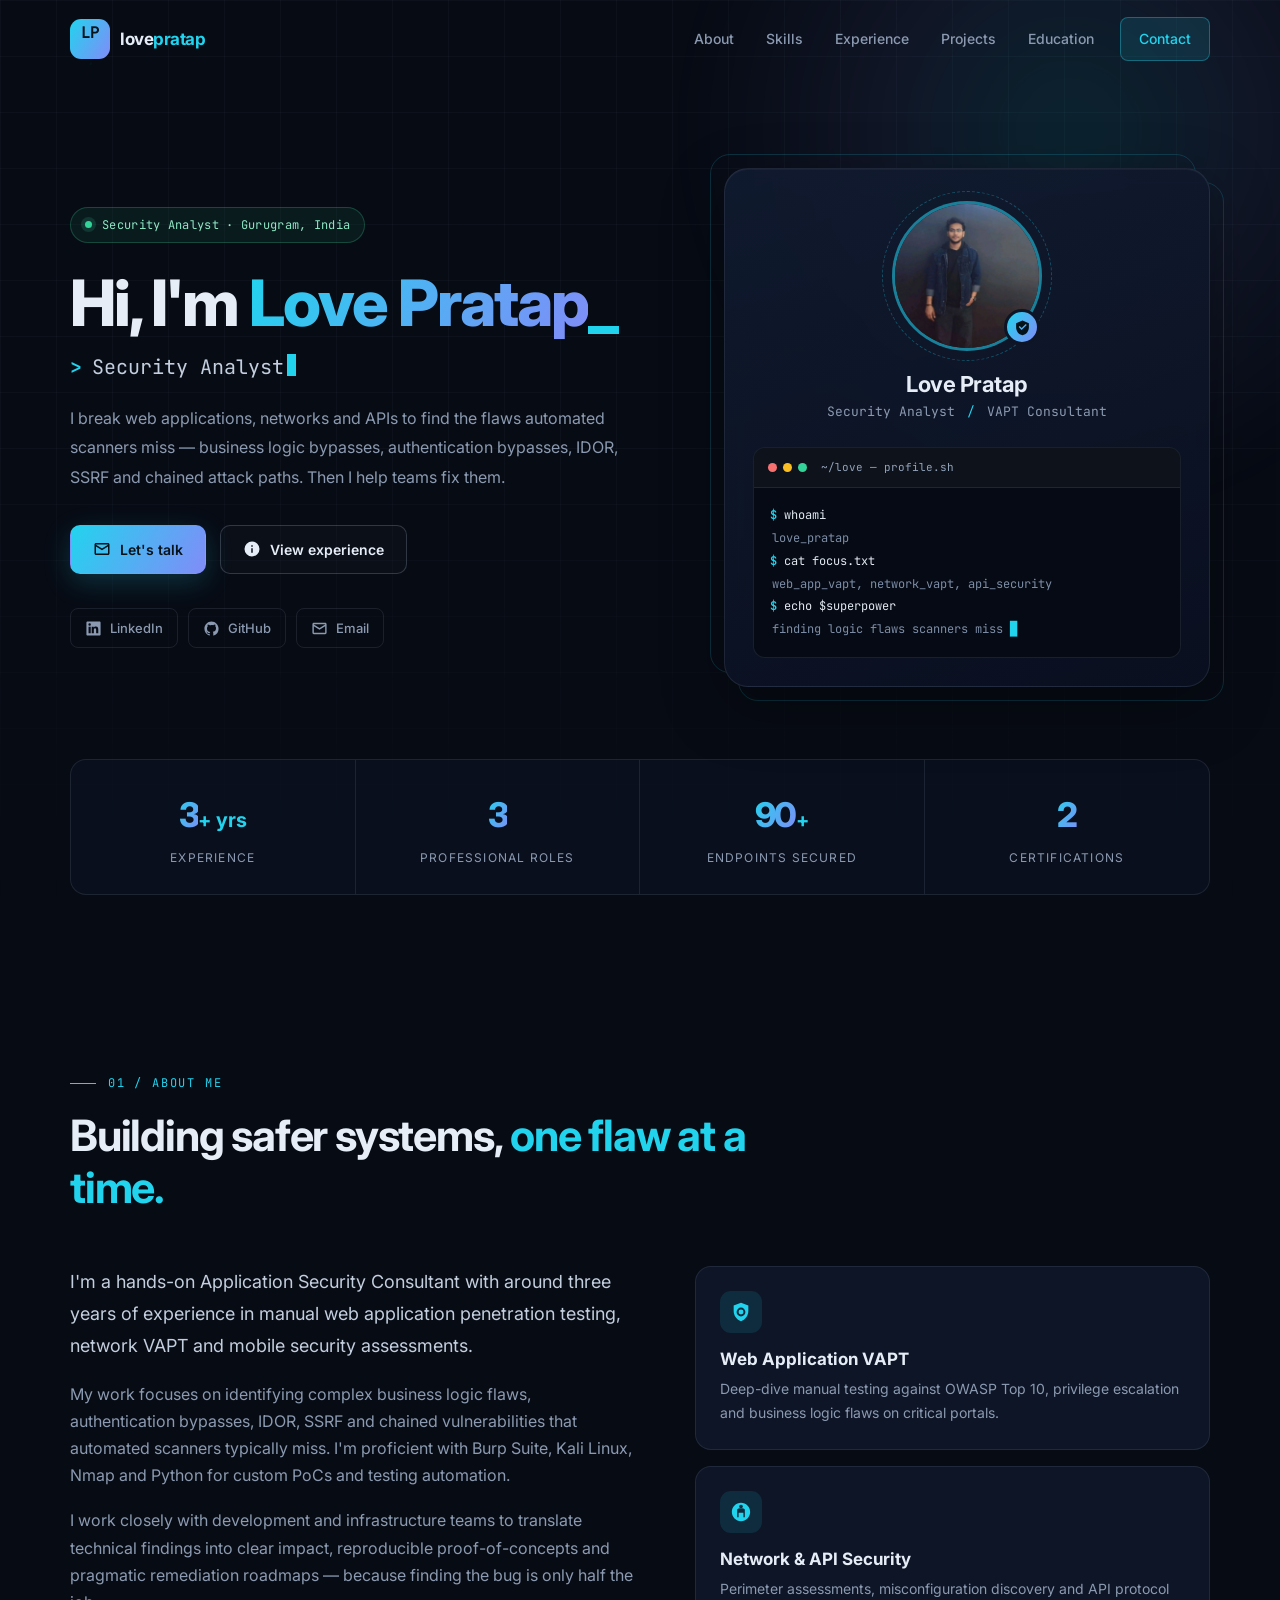
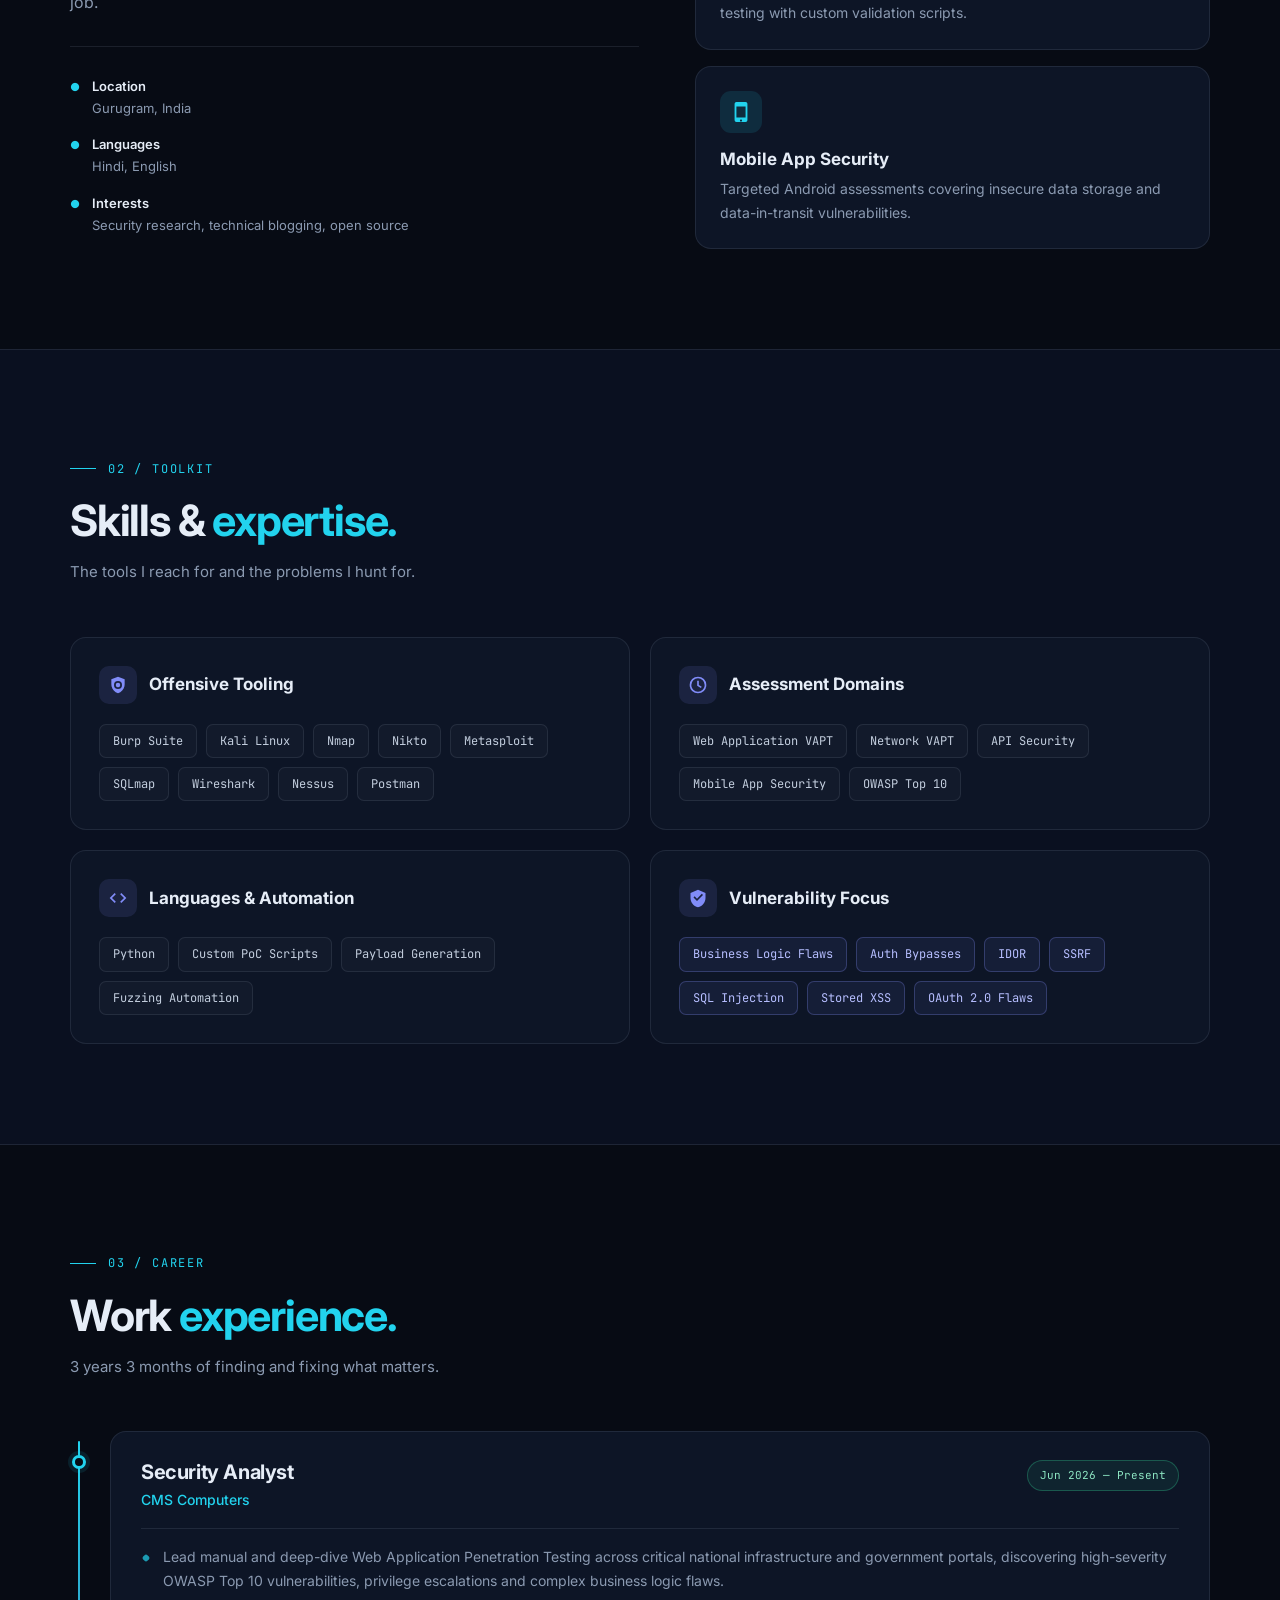
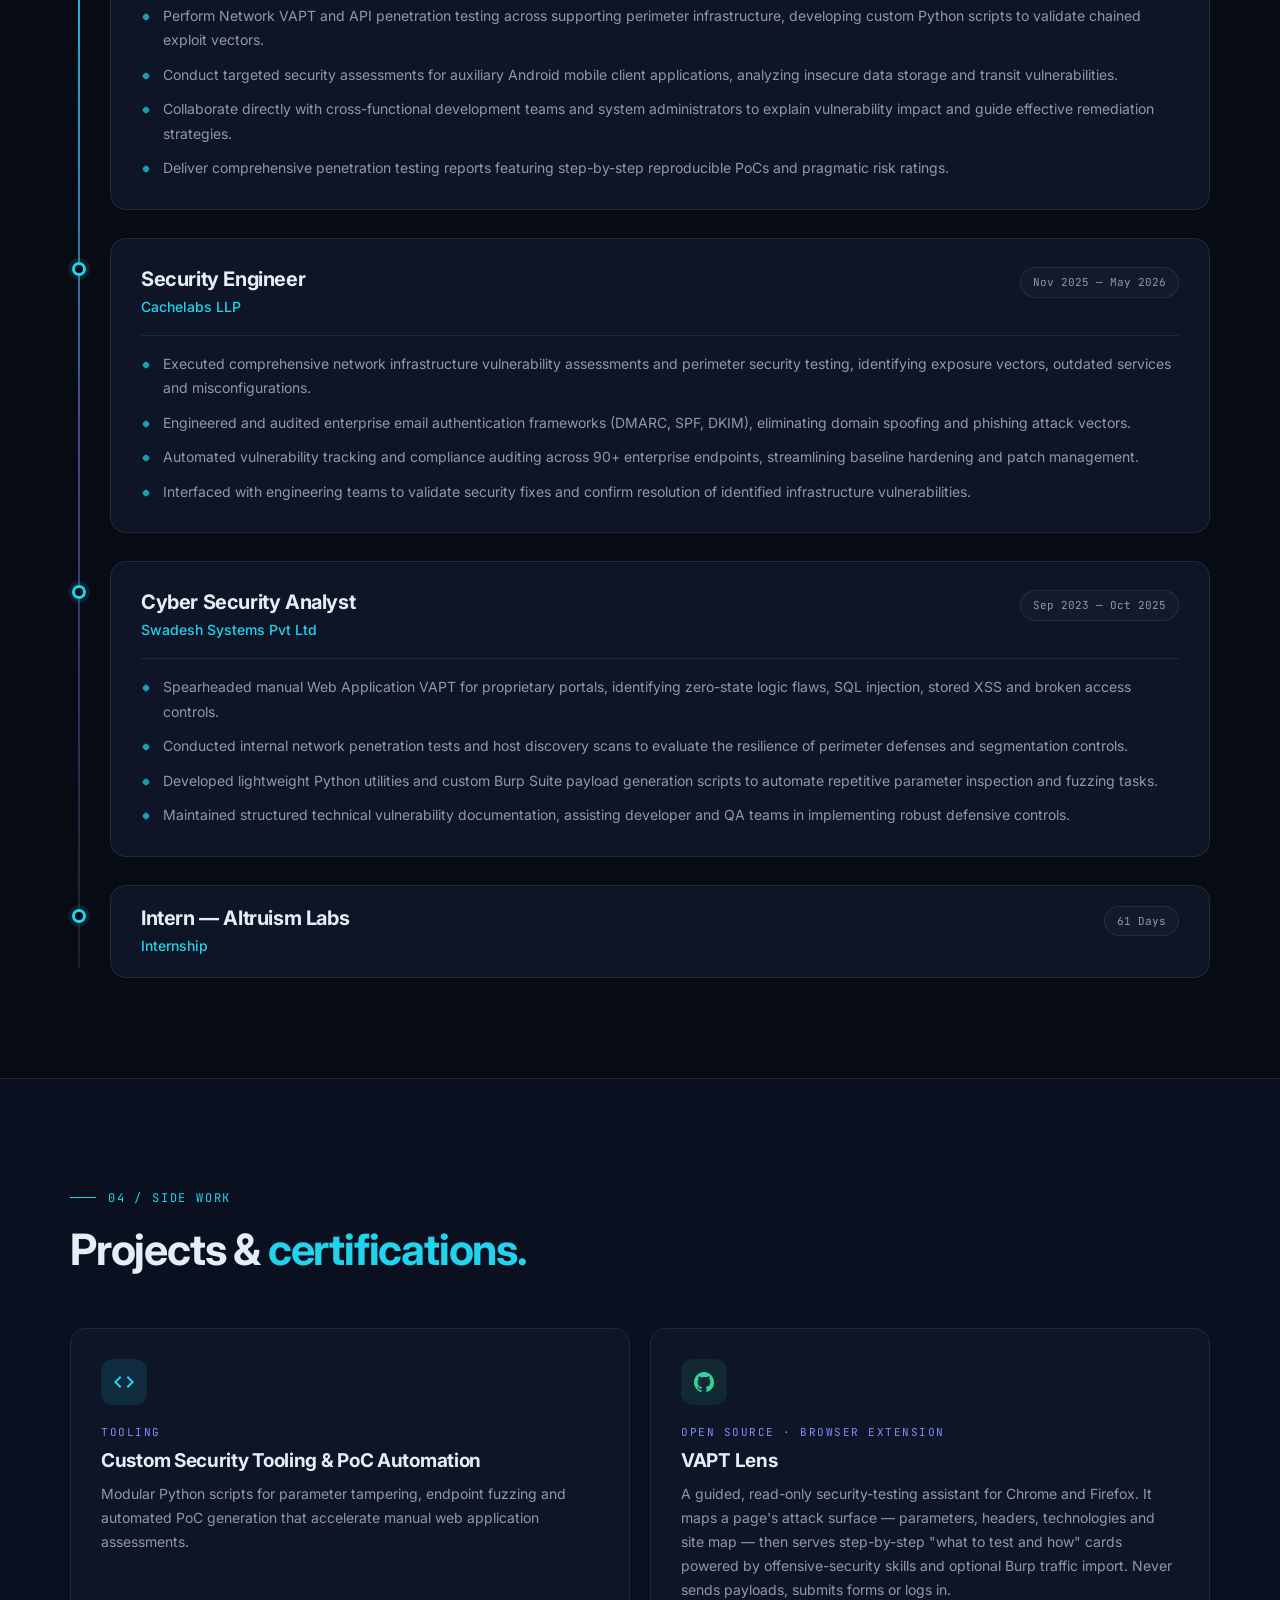
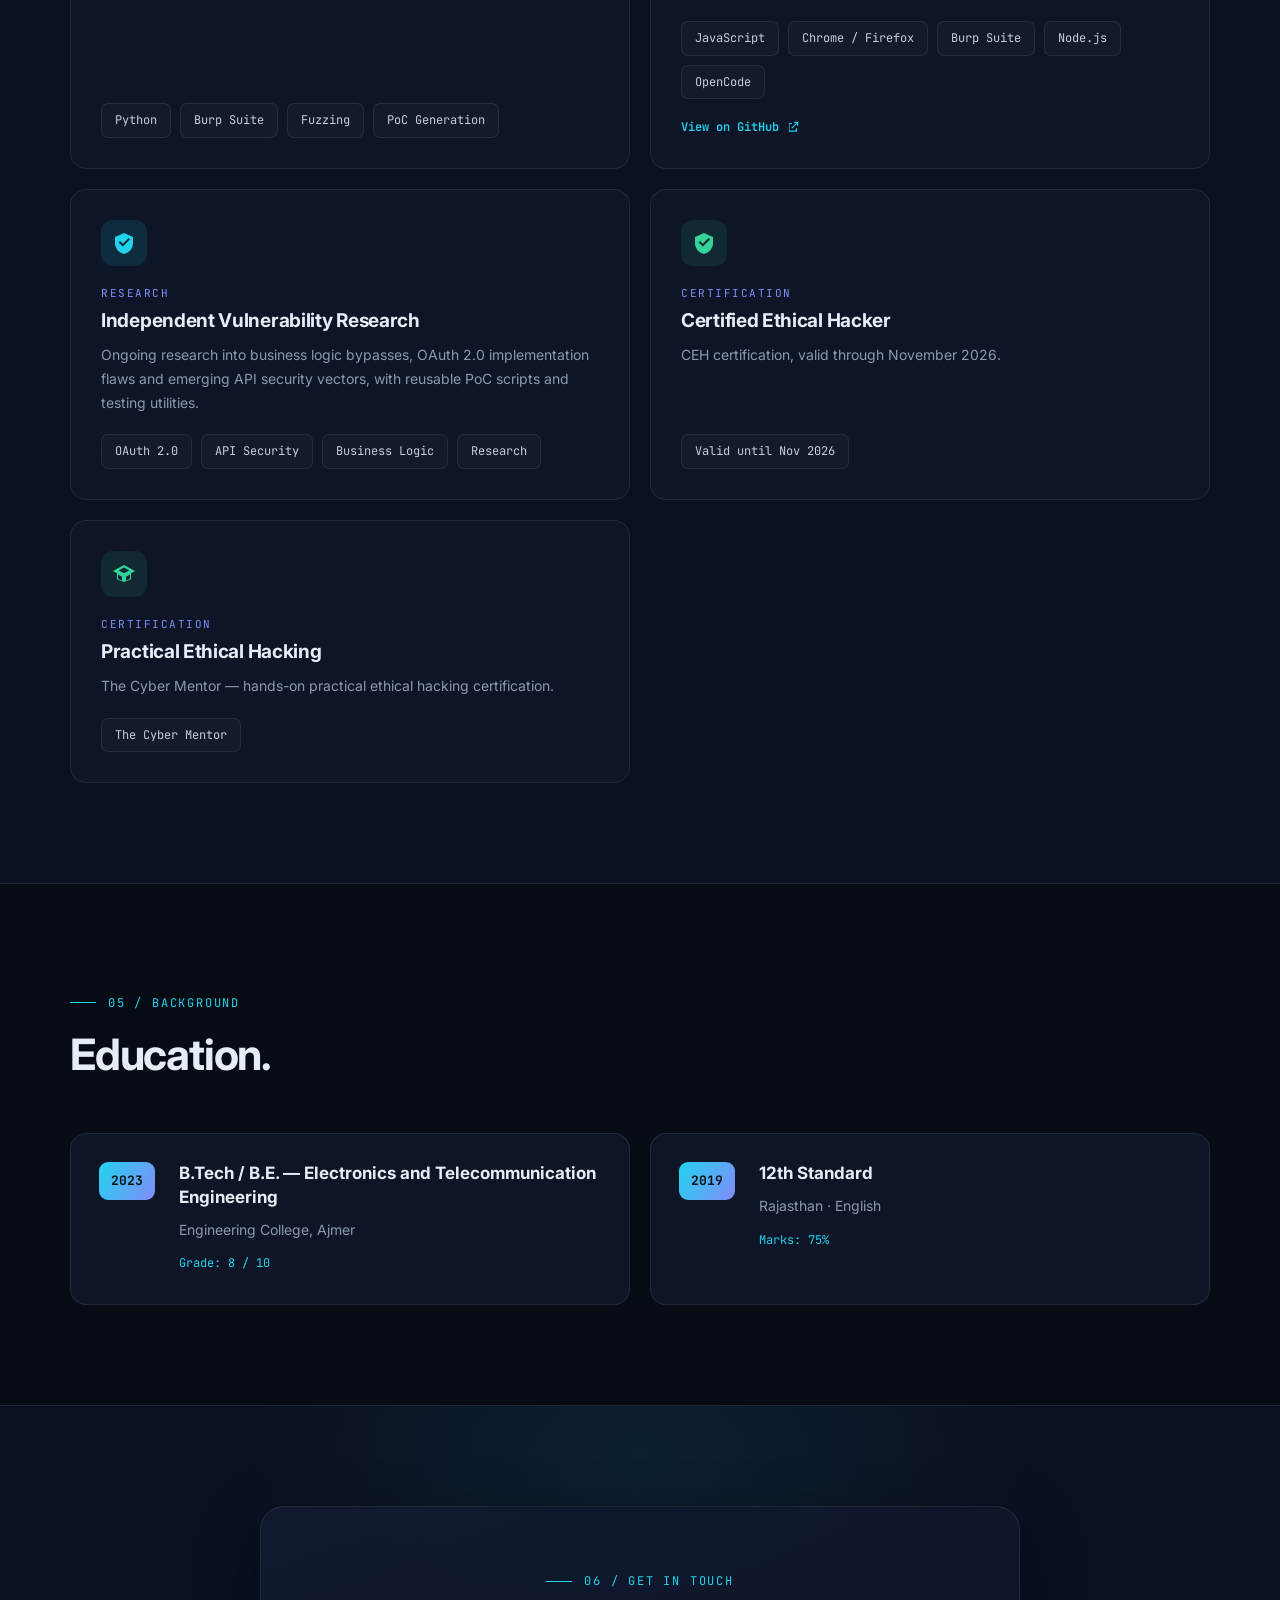
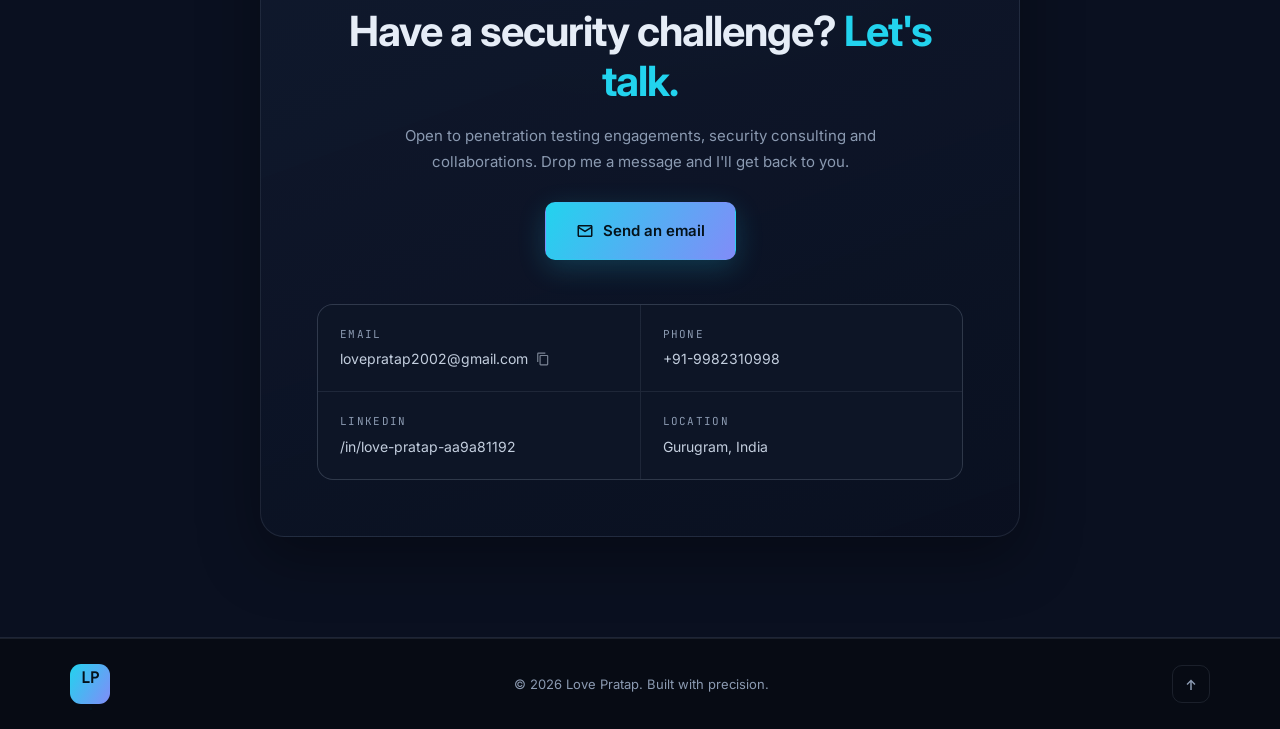
<file: index.html>
<!DOCTYPE html>
<html lang="en">
<head>
  <meta charset="UTF-8" />
  <meta name="viewport" content="width=device-width, initial-scale=1.0" />
  <title data-cms="meta.siteTitle">Love Pratap — Security Analyst &amp; Penetration Tester</title>
  <meta name="description" data-cms="meta.description" data-cms-attr="content" content="Portfolio of Love Pratap, a Security Analyst specializing in manual web application, network, API and mobile penetration testing, business logic flaws and vulnerability research." />
  <meta name="keywords" content="Love Pratap, Security Analyst, Penetration Tester, Web Application VAPT, Network VAPT, API Security, Bug Bounty, Cybersecurity Portfolio" />
  <meta name="author" content="Love Pratap" />
  <meta property="og:title" content="Love Pratap — Security Analyst" />
  <meta property="og:description" content="Manual web application, network, API and mobile security testing. Business logic flaws, auth bypasses, IDOR, SSRF and chained vulnerabilities." />
  <meta property="og:type" content="website" />
  <meta name="theme-color" content="#070b14" />

  <link rel="preconnect" href="https://fonts.googleapis.com" />
  <link rel="preconnect" href="https://fonts.gstatic.com" crossorigin />
  <link href="https://fonts.googleapis.com/css2?family=Inter:wght@300;400;500;600;700;800&family=JetBrains+Mono:wght@400;500;600&display=swap" rel="stylesheet" />
  <link rel="stylesheet" href="css/style.css" />
  <link rel="icon" href="data:image/svg+xml,%3Csvg xmlns='http://www.w3.org/2000/svg' viewBox='0 0 100 100'%3E%3Crect width='100' height='100' rx='22' fill='%23070b14'/%3E%3Ctext x='50' y='68' font-family='monospace' font-size='46' font-weight='bold' text-anchor='middle' fill='%2322d3ee'%3ELP%3C/text%3E%3C/svg%3E" />
</head>
<body>
  <a class="skip-link" href="#main">Skip to content</a>

  <!-- ================= NAVIGATION ================= -->
  <header class="site-header" id="siteHeader">
    <nav class="nav container" aria-label="Main navigation">
      <a href="#home" class="brand">
        <span class="brand-mark">LP<span class="brand-dot">.</span></span>
        <span class="brand-text">love<span class="text-accent">pratap</span></span>
        <span class="sr-only"> — home</span>
      </a>

      <ul class="nav-links" id="navLinks">
        <li><a href="#about" class="nav-link">About</a></li>
        <li><a href="#skills" class="nav-link">Skills</a></li>
        <li><a href="#experience" class="nav-link">Experience</a></li>
        <li><a href="#projects" class="nav-link">Projects</a></li>
        <li><a href="#education" class="nav-link">Education</a></li>
        <li><a href="#contact" class="nav-link nav-cta">Contact</a></li>
      </ul>

      <button class="menu-toggle" id="menuToggle" aria-label="Toggle navigation menu" aria-expanded="false" aria-controls="navLinks">
        <span></span><span></span><span></span>
      </button>
    </nav>
  </header>

  <main id="main">
    <!-- ================= HERO ================= -->
    <section class="hero" id="home">
      <div class="hero-grid-bg" aria-hidden="true"></div>
      <div class="hero-glow" aria-hidden="true"></div>

      <div class="container hero-inner">
        <div class="hero-copy reveal">
          <div class="status-pill">
            <span class="status-dot" aria-hidden="true"></span>
            <span data-cms="hero.status">Security Analyst &middot; Gurugram, India</span>
          </div>

          <h1 class="hero-title">
            Hi, I'm <span class="gradient-text" data-cms="hero.name">Love Pratap</span><span class="cursor" aria-hidden="true">_</span>
          </h1>

          <p class="hero-role">
            <span class="prompt">&gt;</span>
            <span id="typedText" aria-live="polite">Security Analyst</span>
          </p>

          <p class="hero-description" data-cms="hero.description">
            I break web applications, networks and APIs to find the flaws automated scanners miss —
            business logic bypasses, authentication bypasses, IDOR, SSRF and chained attack paths.
            Then I help teams fix them.
          </p>

          <div class="hero-actions">
            <a href="#contact" class="btn btn-primary">
              <svg viewBox="0 0 24 24" aria-hidden="true"><path d="M4 4h16c1.1 0 2 .9 2 2v12c0 1.1-.9 2-2 2H4c-1.1 0-2-.9-2-2V6c0-1.1.9-2 2-2zm0 2v.4l8 5 8-5V6H4zm16 2.8-8 5-8-5V18h16V8.8z"/></svg>
              Let's talk
            </a>
            <a href="#experience" class="btn btn-outline">
              <svg viewBox="0 0 24 24" aria-hidden="true"><path d="M12 2a10 10 0 1 0 0 20 10 10 0 0 0 0-20zm1 15h-2v-6h2v6zm0-8h-2V7h2v2z"/></svg>
              View experience
            </a>
          </div>

          <div class="social-row" aria-label="Social links">
            <a href="https://www.linkedin.com/in/love-pratap-aa9a81192" target="_blank" rel="noopener noreferrer" class="social-link" aria-label="LinkedIn" data-cms-href="contact.linkedin">
              <svg viewBox="0 0 24 24" aria-hidden="true"><path d="M20.45 2H3.55C2.69 2 2 2.68 2 3.53v16.94C2 21.32 2.69 22 3.55 22h16.9c.86 0 1.55-.68 1.55-1.53V3.53C22 2.68 21.31 2 20.45 2zM8.06 18.75H5.02V9.5h3.04v9.25zM6.54 8.14a1.76 1.76 0 1 1 0-3.52 1.76 1.76 0 0 1 0 3.52zm12.21 10.61h-3.03v-4.5c0-1.07-.02-2.46-1.5-2.46-1.5 0-1.73 1.17-1.73 2.38v4.58H9.45V9.5h2.91v1.27h.04c.4-.77 1.39-1.58 2.86-1.58 3.06 0 3.49 2.02 3.49 4.64v4.92z"/></svg>
              <span>LinkedIn</span>
            </a>
            <a href="https://github.com/HavocReaper" target="_blank" rel="noopener noreferrer" class="social-link" aria-label="GitHub">
              <svg viewBox="0 0 24 24" aria-hidden="true"><path d="M12 2C6.48 2 2 6.58 2 12.25c0 4.53 2.87 8.37 6.84 9.73.5.1.68-.22.68-.49l-.01-1.72c-2.78.62-3.37-1.2-3.37-1.2-.45-1.18-1.11-1.49-1.11-1.49-.91-.64.07-.63.07-.63 1 .07 1.53 1.06 1.53 1.06.9 1.57 2.34 1.12 2.91.85.09-.66.35-1.12.63-1.38-2.22-.26-4.56-1.14-4.56-5.06 0-1.12.39-2.03 1.03-2.75-.1-.26-.45-1.3.1-2.71 0 0 .84-.28 2.75 1.05A9.4 9.4 0 0 1 12 6.93c.85 0 1.7.12 2.5.34 1.9-1.33 2.74-1.05 2.74-1.05.55 1.41.2 2.45.1 2.71.64.72 1.03 1.63 1.03 2.75 0 3.93-2.34 4.8-4.57 5.05.36.32.68.94.68 1.9v2.82c0 .27.18.59.69.49A10.26 10.26 0 0 0 22 12.25C22 6.58 17.52 2 12 2z"/></svg>
              <span>GitHub</span>
            </a>
            <a href="mailto:lovepratap2002@gmail.com" class="social-link" aria-label="Email" data-cms-href="contact.emailMailto">
              <svg viewBox="0 0 24 24" aria-hidden="true"><path d="M4 4h16c1.1 0 2 .9 2 2v12c0 1.1-.9 2-2 2H4c-1.1 0-2-.9-2-2V6c0-1.1.9-2 2-2zm0 2v.4l8 5 8-5V6H4zm16 2.8-8 5-8-5V18h16V8.8z"/></svg>
              <span>Email</span>
            </a>
          </div>
        </div>

        <!-- Decorative "terminal" profile card -->
        <div class="hero-visual reveal" aria-label="Profile overview">
          <div class="profile-card">
            <div class="profile-photo-wrap">
              <img src="assets/profile.svg" alt="Portrait of Love Pratap" class="profile-photo" width="600" height="600" />
              <span class="photo-ring" aria-hidden="true"></span>
              <span class="verified-badge" title="Security Analyst">
                <svg viewBox="0 0 24 24" aria-hidden="true"><path d="M12 2 3 6v6c0 5.05 3.41 9.74 9 11 5.59-1.26 9-5.95 9-11V6l-9-4zm-1.2 13.6-4.2-4.2 1.4-1.4 2.8 2.8 5.8-5.8 1.4 1.4-7.2 7.2z"/></svg>
              </span>
            </div>

            <div class="profile-meta">
              <h2 data-cms="hero.name">Love Pratap</h2>
              <p><span data-cms="hero.profileRole">Security Analyst</span> <span class="meta-sep">/</span> <span data-cms="hero.profileSpecialty">VAPT Consultant</span></p>
            </div>

            <div class="terminal" aria-hidden="true">
              <div class="terminal-bar">
                <span class="dot red"></span><span class="dot yellow"></span><span class="dot green"></span>
                <span class="terminal-title">~/love — profile.sh</span>
              </div>
              <div class="terminal-body">
                <p><span class="t-prompt">$</span> <span class="t-cmd">whoami</span></p>
                <p class="t-out"><span data-cms="hero.terminalUser">love_pratap</span></p>
                <p><span class="t-prompt">$</span> <span class="t-cmd">cat focus.txt</span></p>
                <p class="t-out"><span data-cms="hero.terminalFocus">web_app_vapt, network_vapt, api_security</span></p>
                <p><span class="t-prompt">$</span> <span class="t-cmd">echo $superpower</span></p>
                <p class="t-out"><span data-cms="hero.terminalSuperpower">finding logic flaws scanners miss</span> <span class="t-cursor">█</span></p>
              </div>
            </div>
          </div>
          <div class="card-decor card-decor-one" aria-hidden="true"></div>
          <div class="card-decor card-decor-two" aria-hidden="true"></div>
        </div>
      </div>

      <div class="container">
        <div class="stats-row reveal">
          <div class="stat">
            <span class="stat-number" data-count="3">3</span><span class="stat-suffix">+ yrs</span>
            <span class="stat-label">Experience</span>
          </div>
          <div class="stat">
            <span class="stat-number" data-count="3">3</span>
            <span class="stat-label">Professional roles</span>
          </div>
          <div class="stat">
            <span class="stat-number" data-count="90">90</span><span class="stat-suffix">+</span>
            <span class="stat-label">Endpoints secured</span>
          </div>
          <div class="stat">
            <span class="stat-number" data-count="2">2</span>
            <span class="stat-label">Certifications</span>
          </div>
        </div>
      </div>
    </section>

    <!-- ================= ABOUT ================= -->
    <section class="section" id="about">
      <div class="container">
        <div class="section-heading reveal">
          <span class="section-kicker"><span class="kicker-line"></span> 01 / About me</span>
          <h2>Building safer systems, <span class="text-accent">one flaw at a time.</span></h2>
        </div>

        <div class="about-grid">
          <div class="about-text reveal">
            <p class="lead" data-cms="about.lead">
              I'm a hands-on Application Security Consultant with around three years of experience
              in manual web application penetration testing, network VAPT and mobile security assessments.
            </p>
            <p data-cms="about.paragraphs.0">
              My work focuses on identifying complex business logic flaws, authentication bypasses, IDOR,
              SSRF and chained vulnerabilities that automated scanners typically miss. I'm proficient with
              Burp Suite, Kali Linux, Nmap and Python for custom PoCs and testing automation.
            </p>
            <p data-cms="about.paragraphs.1">
              I work closely with development and infrastructure teams to translate technical findings into
              clear impact, reproducible proof-of-concepts and pragmatic remediation roadmaps — because
              finding the bug is only half the job.
            </p>

            <div class="about-facts">
              <div class="fact">
                <span class="fact-icon">&#9679;</span>
                <div><strong data-cms="about.facts.0.label">Location</strong><span data-cms="about.facts.0.value">Gurugram, India</span></div>
              </div>
              <div class="fact">
                <span class="fact-icon">&#9679;</span>
                <div><strong data-cms="about.facts.1.label">Languages</strong><span data-cms="about.facts.1.value">Hindi, English</span></div>
              </div>
              <div class="fact">
                <span class="fact-icon">&#9679;</span>
                <div><strong data-cms="about.facts.2.label">Interests</strong><span data-cms="about.facts.2.value">Security research, technical blogging, open source</span></div>
              </div>
            </div>
          </div>

          <div class="about-cards" id="aboutServices">
            <article class="service-card reveal">
              <div class="service-icon">
                <svg viewBox="0 0 24 24" aria-hidden="true"><path d="M12 2 4 5v6c0 5 3.4 9.7 8 11 4.6-1.3 8-6 8-11V5l-8-3zm0 5.2a4.8 4.8 0 1 1 0 9.6 4.8 4.8 0 0 1 0-9.6zm0 2.1a2.7 2.7 0 1 0 0 5.4 2.7 2.7 0 0 0 0-5.4z"/></svg>
              </div>
              <h3>Web Application VAPT</h3>
              <p>Deep-dive manual testing against OWASP Top 10, privilege escalation and business logic flaws on critical portals.</p>
            </article>
            <article class="service-card reveal">
              <div class="service-icon">
                <svg viewBox="0 0 24 24" aria-hidden="true"><path d="M12 2C6.5 2 2 6.5 2 12s4.5 10 10 10 10-4.5 10-10S17.5 2 12 2zm0 2.1c1.1 0 2 .9 2 2s-.9 2-2 2-2-.9-2-2 .9-2 2-2zm4.2 13.6h-1.6v-4.9H9.4v4.9H7.8V9.3c.5-.9 2.2-1.7 4.2-1.7s3.7.8 4.2 1.7v8.4z"/></svg>
              </div>
              <h3>Network &amp; API Security</h3>
              <p>Perimeter assessments, misconfiguration discovery and API protocol testing with custom validation scripts.</p>
            </article>
            <article class="service-card reveal">
              <div class="service-icon">
                <svg viewBox="0 0 24 24" aria-hidden="true"><path d="M17 1H7a2 2 0 0 0-2 2v18a2 2 0 0 0 2 2h10a2 2 0 0 0 2-2V3a2 2 0 0 0-2-2zm0 17H7V6h10v12zm-5 2.2a1.2 1.2 0 1 1 0 2.4 1.2 1.2 0 0 1 0-2.4z"/></svg>
              </div>
              <h3>Mobile App Security</h3>
              <p>Targeted Android assessments covering insecure data storage and data-in-transit vulnerabilities.</p>
            </article>
          </div>
        </div>
      </div>
    </section>

    <!-- ================= SKILLS ================= -->
    <section class="section section-alt" id="skills">
      <div class="container">
        <div class="section-heading reveal">
          <span class="section-kicker"><span class="kicker-line"></span> 02 / Toolkit</span>
          <h2>Skills &amp; <span class="text-accent">expertise.</span></h2>
          <p class="section-sub">The tools I reach for and the problems I hunt for.</p>
        </div>

        <div class="skills-grid" id="skillsGrid">
          <div class="skill-group reveal">
            <div class="skill-group-head">
              <span class="skill-group-icon">
                <svg viewBox="0 0 24 24" aria-hidden="true"><path d="m12 2 9 5v6c0 5-3.8 9.2-9 11-5.2-1.8-9-6-9-11V7l9-5zm0 2.2L5 7.8V13c0 3.8 2.8 7.1 7 8.8 4.2-1.7 7-5 7-8.8V7.8l-7-3.6z"/></svg>
              </span>
              <h3>Offensive Tooling</h3>
            </div>
            <div class="tag-list">
              <span class="tag">Burp Suite</span><span class="tag">Kali Linux</span><span class="tag">Nmap</span>
              <span class="tag">Nikto</span><span class="tag">Metasploit</span><span class="tag">SQLmap</span>
              <span class="tag">Wireshark</span><span class="tag">Nessus</span><span class="tag">Postman</span>
            </div>
          </div>

          <div class="skill-group reveal">
            <div class="skill-group-head">
              <span class="skill-group-icon">
                <svg viewBox="0 0 24 24" aria-hidden="true"><path d="M12 2a10 10 0 1 0 0 20 10 10 0 0 0 0-20zm0 2a8 8 0 1 1 0 16 8 8 0 0 1 0-16zm-1 3h2v5l3.5 2-1 1.7L11 13V7z"/></svg>
              </span>
              <h3>Assessment Domains</h3>
            </div>
            <div class="tag-list">
              <span class="tag">Web Application VAPT</span><span class="tag">Network VAPT</span>
              <span class="tag">API Security</span><span class="tag">Mobile App Security</span>
              <span class="tag">OWASP Top 10</span>
            </div>
          </div>

          <div class="skill-group reveal">
            <div class="skill-group-head">
              <span class="skill-group-icon">
                <svg viewBox="0 0 24 24" aria-hidden="true"><path d="M8 3 2 12l6 9 1.5-1L4.7 12l4.8-8L8 3zm8 0-1.5 1 4.8 8-4.8 8L16 21l6-9-6-9z"/></svg>
              </span>
              <h3>Languages &amp; Automation</h3>
            </div>
            <div class="tag-list">
              <span class="tag">Python</span><span class="tag">Custom PoC Scripts</span>
              <span class="tag">Payload Generation</span><span class="tag">Fuzzing Automation</span>
            </div>
          </div>

          <div class="skill-group reveal">
            <div class="skill-group-head">
              <span class="skill-group-icon">
                <svg viewBox="0 0 24 24" aria-hidden="true"><path d="M12 2 3 6v6c0 5 3.4 9.7 9 11 5.6-1.3 9-6 9-11V6l-9-4zm-1 13-3-3 1.4-1.4L11 12.2l4.6-4.6L17 9l-6 6z"/></svg>
              </span>
              <h3>Vulnerability Focus</h3>
            </div>
            <div class="tag-list">
              <span class="tag tag-accent">Business Logic Flaws</span><span class="tag tag-accent">Auth Bypasses</span>
              <span class="tag tag-accent">IDOR</span><span class="tag tag-accent">SSRF</span>
              <span class="tag tag-accent">SQL Injection</span><span class="tag tag-accent">Stored XSS</span>
              <span class="tag tag-accent">OAuth 2.0 Flaws</span>
            </div>
          </div>
        </div>
      </div>
    </section>

    <!-- ================= EXPERIENCE ================= -->
    <section class="section" id="experience">
      <div class="container">
        <div class="section-heading reveal">
          <span class="section-kicker"><span class="kicker-line"></span> 03 / Career</span>
          <h2>Work <span class="text-accent">experience.</span></h2>
          <p class="section-sub">3 years 3 months of finding and fixing what matters.</p>
        </div>

        <div class="timeline" id="timeline">
          <article class="timeline-item reveal">
            <div class="timeline-marker" aria-hidden="true"></div>
            <div class="timeline-content">
              <div class="timeline-top">
                <div>
                  <h3>Security Analyst</h3>
                  <p class="company">CMS Computers</p>
                </div>
                <span class="date-badge current">Jun 2026 &mdash; Present</span>
              </div>
              <ul>
                <li>Lead manual and deep-dive Web Application Penetration Testing across critical national infrastructure and government portals, discovering high-severity OWASP Top 10 vulnerabilities, privilege escalations and complex business logic flaws.</li>
                <li>Perform Network VAPT and API penetration testing across supporting perimeter infrastructure, developing custom Python scripts to validate chained exploit vectors.</li>
                <li>Conduct targeted security assessments for auxiliary Android mobile client applications, analyzing insecure data storage and transit vulnerabilities.</li>
                <li>Collaborate directly with cross-functional development teams and system administrators to explain vulnerability impact and guide effective remediation strategies.</li>
                <li>Deliver comprehensive penetration testing reports featuring step-by-step reproducible PoCs and pragmatic risk ratings.</li>
              </ul>
            </div>
          </article>

          <article class="timeline-item reveal">
            <div class="timeline-marker" aria-hidden="true"></div>
            <div class="timeline-content">
              <div class="timeline-top">
                <div>
                  <h3>Security Engineer</h3>
                  <p class="company">Cachelabs LLP</p>
                </div>
                <span class="date-badge">Nov 2025 &mdash; May 2026</span>
              </div>
              <ul>
                <li>Executed comprehensive network infrastructure vulnerability assessments and perimeter security testing, identifying exposure vectors, outdated services and misconfigurations.</li>
                <li>Engineered and audited enterprise email authentication frameworks (DMARC, SPF, DKIM), eliminating domain spoofing and phishing attack vectors.</li>
                <li>Automated vulnerability tracking and compliance auditing across 90+ enterprise endpoints, streamlining baseline hardening and patch management.</li>
                <li>Interfaced with engineering teams to validate security fixes and confirm resolution of identified infrastructure vulnerabilities.</li>
              </ul>
            </div>
          </article>

          <article class="timeline-item reveal">
            <div class="timeline-marker" aria-hidden="true"></div>
            <div class="timeline-content">
              <div class="timeline-top">
                <div>
                  <h3>Cyber Security Analyst</h3>
                  <p class="company">Swadesh Systems Pvt Ltd</p>
                </div>
                <span class="date-badge">Sep 2023 &mdash; Oct 2025</span>
              </div>
              <ul>
                <li>Spearheaded manual Web Application VAPT for proprietary portals, identifying zero-state logic flaws, SQL injection, stored XSS and broken access controls.</li>
                <li>Conducted internal network penetration tests and host discovery scans to evaluate the resilience of perimeter defenses and segmentation controls.</li>
                <li>Developed lightweight Python utilities and custom Burp Suite payload generation scripts to automate repetitive parameter inspection and fuzzing tasks.</li>
                <li>Maintained structured technical vulnerability documentation, assisting developer and QA teams in implementing robust defensive controls.</li>
              </ul>
            </div>
          </article>

          <article class="timeline-item reveal">
            <div class="timeline-marker" aria-hidden="true"></div>
            <div class="timeline-content timeline-compact">
              <div class="timeline-top">
                <div>
                  <h3>Intern &mdash; Altruism Labs</h3>
                  <p class="company">Internship</p>
                </div>
                <span class="date-badge">61 Days</span>
              </div>
            </div>
          </article>
        </div>
      </div>
    </section>

    <!-- ================= PROJECTS & CERTS ================= -->
    <section class="section section-alt" id="projects">
      <div class="container">
        <div class="section-heading reveal">
          <span class="section-kicker"><span class="kicker-line"></span> 04 / Side work</span>
          <h2>Projects &amp; <span class="text-accent">certifications.</span></h2>
        </div>

        <div class="project-grid" id="projectGrid">
          <article class="project-card reveal">
            <div class="project-icon">
              <svg viewBox="0 0 24 24" aria-hidden="true"><path d="M9.4 16.6 4.8 12l4.6-4.6L8 6l-6 6 6 6 1.4-1.4zm5.2 0L19.2 12l-4.6-4.6L16 6l6 6-6 6-1.4-1.4z"/></svg>
            </div>
            <span class="project-label">Tooling</span>
            <h3>Custom Security Tooling &amp; PoC Automation</h3>
            <p>Modular Python scripts for parameter tampering, endpoint fuzzing and automated PoC generation that accelerate manual web application assessments.</p>
            <div class="tag-list">
              <span class="tag">Python</span><span class="tag">Burp Suite</span><span class="tag">Fuzzing</span><span class="tag">PoC Generation</span>
            </div>
          </article>

          <article class="project-card reveal">
            <div class="project-icon project-icon-green">
              <svg viewBox="0 0 24 24" aria-hidden="true"><path d="M12 2C6.48 2 2 6.58 2 12.25c0 4.53 2.87 8.37 6.84 9.73.5.1.68-.22.68-.49l-.01-1.72c-2.78.62-3.37-1.2-3.37-1.2-.45-1.18-1.11-1.49-1.11-1.49-.91-.64.07-.63.07-.63 1 .07 1.53 1.06 1.53 1.06.9 1.57 2.34 1.12 2.91.85.09-.66.35-1.12.63-1.38-2.22-.26-4.56-1.14-4.56-5.06 0-1.12.39-2.03 1.03-2.75-.1-.26-.45-1.3.1-2.71 0 0 .84-.28 2.75 1.05A9.4 9.4 0 0 1 12 6.93c.85 0 1.7.12 2.5.34 1.9-1.33 2.74-1.05 2.74-1.05.55 1.41.2 2.45.1 2.71.64.72 1.03 1.63 1.03 2.75 0 3.93-2.34 4.8-4.57 5.05.36.32.68.94.68 1.9v2.82c0 .27.18.59.69.49A10.26 10.26 0 0 0 22 12.25C22 6.58 17.52 2 12 2z"/></svg>
            </div>
            <span class="project-label">Open Source &middot; Browser Extension</span>
            <h3>VAPT Lens</h3>
            <p>A guided, read-only security-testing assistant for Chrome and Firefox. It maps a page's attack surface — parameters, headers, technologies and site map — then serves step-by-step "what to test and how" cards powered by offensive-security skills and optional Burp traffic import. Never sends payloads, submits forms or logs in.</p>
            <div class="tag-list">
              <span class="tag">JavaScript</span><span class="tag">Chrome / Firefox</span><span class="tag">Burp Suite</span><span class="tag">Node.js</span><span class="tag">OpenCode</span>
            </div>
            <a href="https://github.com/HavocReaper/vapt-lens" target="_blank" rel="noopener noreferrer" class="project-link">
              View on GitHub
              <svg viewBox="0 0 24 24" aria-hidden="true"><path d="M14 3h7v7h-2V6.4l-8.3 8.3-1.4-1.4L17.6 5H14V3zM5 5h5v2H6v11h11v-4h2v6H5V5z"/></svg>
            </a>
          </article>

          <article class="project-card reveal">
            <div class="project-icon">
              <svg viewBox="0 0 24 24" aria-hidden="true"><path d="M12 2 3 6v6c0 5.05 3.41 9.74 9 11 5.59-1.26 9-5.95 9-11V6l-9-4zm0 4.3a5.7 5.7 0 1 1 0 11.4 5.7 5.7 0 0 1 0-11.4zm0 2.2a3.5 3.5 0 1 0 0 7 3.5 3.5 0 0 0 0-7z"/></svg>
            </div>
            <span class="project-label">Research</span>
            <h3>Independent Vulnerability Research</h3>
            <p>Ongoing research into business logic bypasses, OAuth 2.0 implementation flaws and emerging API security vectors, with reusable PoC scripts and testing utilities.</p>
            <div class="tag-list">
              <span class="tag">OAuth 2.0</span><span class="tag">API Security</span><span class="tag">Business Logic</span><span class="tag">Research</span>
            </div>
          </article>

          <article class="project-card cert-card reveal">
            <div class="project-icon">
              <svg viewBox="0 0 24 24" aria-hidden="true"><path d="M12 2 3 6v6c0 5.05 3.41 9.74 9 11 5.59-1.26 9-5.95 9-11V6l-9-4zm-1.2 13.6-4.2-4.2 1.4-1.4 2.8 2.8 5.8-5.8 1.4 1.4-7.2 7.2z"/></svg>
            </div>
            <span class="project-label">Certification</span>
            <h3>Certified Ethical Hacker</h3>
            <p>CEH certification, valid through November 2026.</p>
            <div class="tag-list"><span class="tag">Valid until Nov 2026</span></div>
          </article>

          <article class="project-card cert-card reveal">
            <div class="project-icon">
              <svg viewBox="0 0 24 24" aria-hidden="true"><path d="M12 3 1 9l4 2.2v6L12 20l7-2.8v-6L23 9 12 3zm0 2.5 5.3 2.9-5.3 2.9-5.3-2.9L12 5.5zM6 12.6l4 2.2v3.6l-4-1.6v-4.2zm8 5.8v-3.6l4-2.2v4.2l-4 1.6z"/></svg>
            </div>
            <span class="project-label">Certification</span>
            <h3>Practical Ethical Hacking</h3>
            <p>The Cyber Mentor — hands-on practical ethical hacking certification.</p>
            <div class="tag-list"><span class="tag">The Cyber Mentor</span></div>
          </article>
        </div>
      </div>
    </section>

    <!-- ================= EDUCATION ================= -->
    <section class="section" id="education">
      <div class="container">
        <div class="section-heading reveal">
          <span class="section-kicker"><span class="kicker-line"></span> 05 / Background</span>
          <h2>Education.</h2>
        </div>

        <div class="education-grid" id="educationGrid">
          <article class="edu-card reveal">
            <div class="edu-year">2023</div>
            <div class="edu-body">
              <h3>B.Tech / B.E. &mdash; Electronics and Telecommunication Engineering</h3>
              <p class="edu-place">Engineering College, Ajmer</p>
              <span class="edu-grade">Grade: 8 / 10</span>
            </div>
          </article>
          <article class="edu-card reveal">
            <div class="edu-year">2019</div>
            <div class="edu-body">
              <h3>12th Standard</h3>
              <p class="edu-place">Rajasthan &middot; English</p>
              <span class="edu-grade">Marks: 75%</span>
            </div>
          </article>
        </div>
      </div>
    </section>

    <!-- ================= CONTACT ================= -->
    <section class="section section-alt contact-section" id="contact">
      <div class="container">
        <div class="contact-card reveal">
          <span class="section-kicker"><span class="kicker-line"></span> 06 / Get in touch</span>
          <h2><span data-cms="contact.heading">Have a security challenge?</span> <span class="text-accent">Let's talk.</span></h2>
          <p class="contact-lead" data-cms="contact.lead">
            Open to penetration testing engagements, security consulting and collaborations.
            Drop me a message and I'll get back to you.
          </p>
          <a href="mailto:lovepratap2002@gmail.com?subject=Security%20Engagement%20Inquiry" class="btn btn-primary btn-lg" data-cms-href="contact.emailMailto">
            <svg viewBox="0 0 24 24" aria-hidden="true"><path d="M4 4h16c1.1 0 2 .9 2 2v12c0 1.1-.9 2-2 2H4c-1.1 0-2-.9-2-2V6c0-1.1.9-2 2-2zm0 2v.4l8 5 8-5V6H4zm16 2.8-8 5-8-5V18h16V8.8z"/></svg>
            Send an email
          </a>

          <div class="contact-details">
            <div class="contact-item">
              <span class="contact-item-label">Email</span>
              <button class="copy-value" data-copy="lovepratap2002@gmail.com" data-cms-copy="contact.email" title="Copy email">
                <span data-cms="contact.emailDisplay">lovepratap2002@gmail.com</span>
                <svg viewBox="0 0 24 24" aria-hidden="true"><path d="M16 1H4a2 2 0 0 0-2 2v14h2V3h12V1zm3 4H8a2 2 0 0 0-2 2v14a2 2 0 0 0 2 2h11a2 2 0 0 0 2-2V7a2 2 0 0 0-2-2zm0 16H8V7h11v14z"/></svg>
              </button>
            </div>
            <div class="contact-item">
              <span class="contact-item-label">Phone</span>
              <a href="tel:+919982310998" data-cms-href="contact.phoneHref"><span data-cms="contact.phone">+91-9982310998</span></a>
            </div>
            <div class="contact-item">
              <span class="contact-item-label">LinkedIn</span>
              <a href="https://www.linkedin.com/in/love-pratap-aa9a81192" target="_blank" rel="noopener noreferrer" data-cms-href="contact.linkedin"><span data-cms="contact.linkedinDisplay">/in/love-pratap-aa9a81192</span></a>
            </div>
            <div class="contact-item">
              <span class="contact-item-label">Location</span>
              <span data-cms="contact.location">Gurugram, India</span>
            </div>
          </div>
        </div>
      </div>
    </section>
  </main>

  <!-- ================= FOOTER ================= -->
  <footer class="site-footer">
    <div class="container footer-inner">
      <a href="#home" class="brand">
        <span class="brand-mark">LP<span class="brand-dot">.</span></span>
      </a>
      <p>&copy; <span id="year">2026</span> <span data-cms="hero.name">Love Pratap</span>. <span data-cms="meta.footerText">Built with precision.</span></p>
      <a href="#home" class="back-to-top" aria-label="Back to top">
        <svg viewBox="0 0 24 24" aria-hidden="true"><path d="m12 6 6 6-1.4 1.4L13 9.8V20h-2V9.8l-3.6 3.6L6 12l6-6z"/></svg>
      </a>
    </div>
  </footer>

  <div class="toast" id="toast" role="status" aria-live="polite">Copied to clipboard</div>

  <script src="js/cms.js"></script>
  <script src="js/main.js"></script>
</body>
</html>
</file>
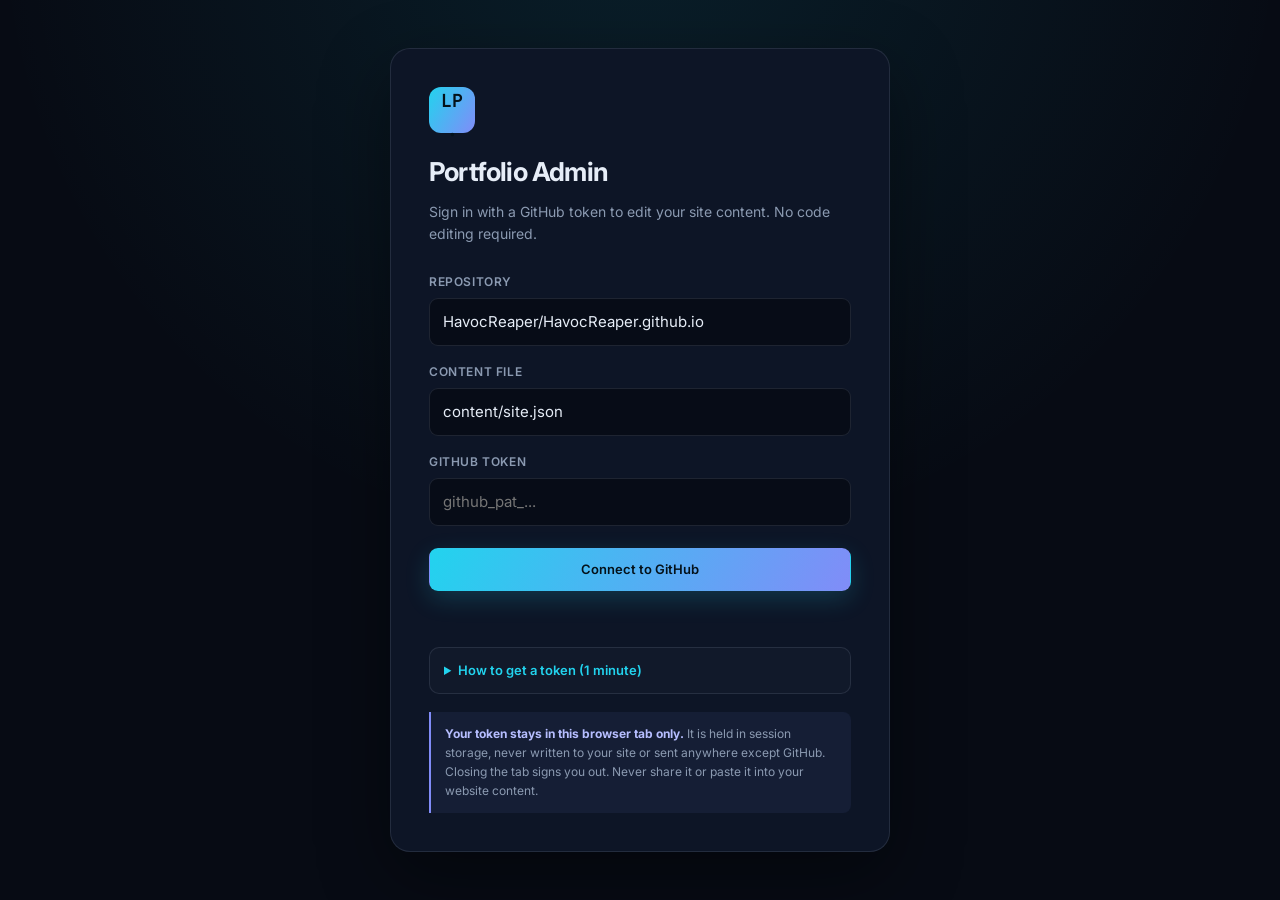
<file: admin/index.html>
<!DOCTYPE html>
<html lang="en">
<head>
  <meta charset="UTF-8" />
  <meta name="viewport" content="width=device-width, initial-scale=1.0" />
  <meta name="robots" content="noindex, nofollow" />
  <title>Portfolio Admin — Love Pratap</title>
  <link rel="preconnect" href="https://fonts.googleapis.com" />
  <link rel="preconnect" href="https://fonts.gstatic.com" crossorigin />
  <link href="https://fonts.googleapis.com/css2?family=Inter:wght@400;500;600;700&family=JetBrains+Mono:wght@400;500&display=swap" rel="stylesheet" />
  <link rel="stylesheet" href="admin.css" />
</head>
<body>
  <!-- ================= LOGIN ================= -->
  <div class="login-wrap" id="loginView">
    <div class="login-card">
      <div class="login-brand"><span class="brand-mark">LP<span>.</span></span></div>
      <h1>Portfolio Admin</h1>
      <p class="login-sub">Sign in with a GitHub token to edit your site content. No code editing required.</p>

      <form id="loginForm" autocomplete="off">
        <label>
          <span>Repository</span>
          <input type="text" id="repoInput" value="HavocReaper/HavocReaper.github.io" required spellcheck="false" />
        </label>
        <label>
          <span>Content file</span>
          <input type="text" id="pathInput" value="content/site.json" required spellcheck="false" />
        </label>
        <label>
          <span>GitHub token</span>
          <input type="password" id="tokenInput" placeholder="github_pat_..." required spellcheck="false" autocomplete="off" />
        </label>
        <button type="submit" class="btn btn-primary" id="connectBtn">Connect to GitHub</button>
      </form>

      <p class="status" id="loginStatus" role="status"></p>

      <details class="help-box">
        <summary>How to get a token (1 minute)</summary>
        <ol>
          <li>Go to <a href="https://github.com/settings/personal-access-tokens/new" target="_blank" rel="noopener noreferrer">GitHub → Settings → Developer settings → Personal access tokens → Fine-grained tokens</a>.</li>
          <li>Click <strong>Generate new token</strong>. Name it something like <em>Portfolio CMS</em>.</li>
          <li>Set expiry (e.g. 90 days). Under <strong>Repository access</strong>, choose <strong>Only select repositories</strong> and pick your portfolio repo.</li>
          <li>Under <strong>Permissions → Repository permissions</strong>, set <strong>Contents</strong> to <strong>Read and write</strong>. Leave everything else alone.</li>
          <li>Copy the token and paste it above. It starts with <code>github_pat_</code>.</li>
        </ol>
      </details>

      <div class="security-note">
        <strong>Your token stays in this browser tab only.</strong> It is held in session storage, never written to your site or sent anywhere except GitHub. Closing the tab signs you out. Never share it or paste it into your website content.
      </div>
    </div>
  </div>

  <!-- ================= EDITOR ================= -->
  <div class="app-wrap hidden" id="appView">
    <header class="app-header">
      <div class="app-header-inner">
        <div class="app-title">
          <span class="brand-mark small">LP<span>.</span></span>
          <div>
            <strong>Portfolio Admin</strong>
            <span id="repoLabel">HavocReaper/HavocReaper.github.io</span>
          </div>
        </div>
        <div class="app-actions">
          <a href="https://havocreaper.github.io/" target="_blank" rel="noopener noreferrer" class="btn btn-ghost">View site ↗</a>
          <button class="btn btn-ghost" id="refreshBtn" title="Reload content from GitHub">Reload</button>
          <button class="btn btn-ghost" id="logoutBtn">Sign out</button>
          <button class="btn btn-primary" id="saveBtn">Save changes</button>
        </div>
      </div>
    </header>

    <div class="app-body">
      <div class="app-toolbar">
        <p><strong>Edit anything below</strong> — text, skills, jobs, projects and contact details. Click <em>Save changes</em> to publish to GitHub Pages.</p>
      </div>
      <p class="status global-status" id="saveStatus" role="status"></p>
      <div id="editorRoot" class="editor-root">
        <div class="loading">Loading content from GitHub…</div>
      </div>
      <div class="bottom-save">
        <button class="btn btn-primary btn-lg" id="saveBtnBottom">Save changes</button>
      </div>
      <p class="foot-note">Changes can take a few minutes to appear on the live site because of GitHub's page cache.</p>
    </div>
  </div>

  <script src="admin.js"></script>
</body>
</html>
</file>
<file: css/style.css>
/* ============================================================
   LOVE PRATAP — PORTFOLIO STYLES
   ============================================================ */

/* ---------- Design tokens ---------- */
:root {
  --bg: #070b14;
  --bg-alt: #0a1020;
  --surface: #0d1526;
  --surface-2: #111b30;
  --border: rgba(148, 163, 184, 0.14);
  --border-strong: rgba(148, 163, 184, 0.28);
  --text: #e6edf7;
  --text-soft: #c3cede;
  --muted: #8b9ab1;
  --accent: #22d3ee;
  --accent-dim: rgba(34, 211, 238, 0.12);
  --accent-2: #818cf8;
  --accent-grad: linear-gradient(120deg, #22d3ee 0%, #818cf8 100%);
  --red: #f87171;
  --yellow: #fbbf24;
  --green: #34d399;
  --font: "Inter", -apple-system, BlinkMacSystemFont, "Segoe UI", sans-serif;
  --mono: "JetBrains Mono", "SFMono-Regular", Consolas, monospace;
  --radius: 16px;
  --radius-sm: 10px;
  --shadow: 0 20px 60px rgba(0, 0, 0, 0.35);
  --container: 1140px;
  --ease: cubic-bezier(0.22, 1, 0.36, 1);
}

/* ---------- Reset & base ---------- */
*,
*::before,
*::after { box-sizing: border-box; }

html {
  scroll-behavior: smooth;
  scroll-padding-top: 90px;
  -webkit-text-size-adjust: 100%;
}

body {
  margin: 0;
  background: var(--bg);
  color: var(--text);
  font-family: var(--font);
  font-size: 16px;
  line-height: 1.7;
  -webkit-font-smoothing: antialiased;
  overflow-x: hidden;
}

img { max-width: 100%; display: block; }
a { color: inherit; text-decoration: none; }
ul { list-style: none; padding: 0; margin: 0; }
button { font: inherit; cursor: pointer; }
h1, h2, h3, h4 { line-height: 1.2; margin: 0; font-weight: 700; }
p { margin: 0; }

::selection { background: rgba(34, 211, 238, 0.3); color: #fff; }

:focus-visible {
  outline: 2px solid var(--accent);
  outline-offset: 3px;
  border-radius: 4px;
}

.sr-only {
  position: absolute;
  width: 1px;
  height: 1px;
  padding: 0;
  margin: -1px;
  overflow: hidden;
  clip: rect(0, 0, 0, 0);
  white-space: nowrap;
  border: 0;
}

.skip-link {
  position: fixed;
  top: -100px;
  left: 16px;
  z-index: 999;
  background: var(--accent);
  color: #04121a;
  padding: 10px 18px;
  border-radius: 8px;
  font-weight: 600;
  transition: top 0.2s;
}
.skip-link:focus { top: 16px; }

.container {
  width: min(100% - 48px, var(--container));
  margin-inline: auto;
}

.text-accent { color: var(--accent); }
.gradient-text {
  background: var(--accent-grad);
  -webkit-background-clip: text;
  background-clip: text;
  color: transparent;
}

/* ---------- Header / navigation ---------- */
.site-header {
  position: fixed;
  inset: 0 0 auto 0;
  z-index: 100;
  transition: background 0.3s, border-color 0.3s, backdrop-filter 0.3s;
  border-bottom: 1px solid transparent;
}
.site-header.scrolled {
  background: rgba(7, 11, 20, 0.82);
  backdrop-filter: blur(16px);
  -webkit-backdrop-filter: blur(16px);
  border-bottom-color: var(--border);
}
.nav {
  display: flex;
  align-items: center;
  justify-content: space-between;
  height: 78px;
}
.brand { display: inline-flex; align-items: center; gap: 10px; }
.brand-mark {
  display: grid;
  place-items: center;
  width: 40px;
  height: 40px;
  border-radius: 11px;
  background: var(--accent-grad);
  color: #04121a;
  font-family: var(--mono);
  font-weight: 700;
  font-size: 16px;
  letter-spacing: -1px;
}
.brand-dot { color: #04121a; }
.brand-text {
  font-weight: 700;
  font-size: 17px;
  letter-spacing: -0.5px;
}
.nav-links { display: flex; align-items: center; gap: 4px; }
.nav-link {
  position: relative;
  display: block;
  padding: 9px 14px;
  font-size: 14px;
  font-weight: 500;
  color: var(--muted);
  border-radius: 8px;
  transition: color 0.2s, background 0.2s;
}
.nav-link::after {
  content: "";
  position: absolute;
  left: 14px;
  right: 14px;
  bottom: 3px;
  height: 2px;
  background: var(--accent);
  transform: scaleX(0);
  transform-origin: left;
  transition: transform 0.25s var(--ease);
}
.nav-link:hover,
.nav-link.active { color: var(--text); }
.nav-link.active::after { transform: scaleX(1); }
.nav-cta {
  margin-left: 8px;
  padding: 9px 18px;
  color: var(--accent);
  border: 1px solid rgba(34, 211, 238, 0.35);
  background: var(--accent-dim);
}
.nav-cta::after { display: none; }
.nav-cta:hover { background: rgba(34, 211, 238, 0.2); color: #fff; }

.menu-toggle {
  display: none;
  width: 42px;
  height: 42px;
  border: 1px solid var(--border);
  border-radius: 10px;
  background: var(--surface);
  padding: 10px;
}
.menu-toggle span {
  display: block;
  height: 2px;
  width: 100%;
  background: var(--text);
  border-radius: 2px;
  transition: transform 0.25s, opacity 0.25s;
}
.menu-toggle span + span { margin-top: 5px; }
.menu-toggle[aria-expanded="true"] span:nth-child(1) { transform: translateY(7px) rotate(45deg); }
.menu-toggle[aria-expanded="true"] span:nth-child(2) { opacity: 0; }
.menu-toggle[aria-expanded="true"] span:nth-child(3) { transform: translateY(-7px) rotate(-45deg); }

/* ---------- Hero ---------- */
.hero {
  position: relative;
  padding: 168px 0 70px;
  overflow: hidden;
  isolation: isolate;
}
.hero-grid-bg {
  position: absolute;
  inset: 0;
  z-index: -2;
  background-image:
    linear-gradient(rgba(148, 163, 184, 0.045) 1px, transparent 1px),
    linear-gradient(90deg, rgba(148, 163, 184, 0.045) 1px, transparent 1px);
  background-size: 56px 56px;
  mask-image: linear-gradient(to bottom, #000 0%, #000 45%, transparent 95%);
  -webkit-mask-image: linear-gradient(to bottom, #000 0%, #000 45%, transparent 95%);
}
.hero-glow {
  position: absolute;
  top: -260px;
  right: -180px;
  width: 780px;
  height: 780px;
  z-index: -1;
  background: radial-gradient(circle, rgba(34, 211, 238, 0.13) 0%, rgba(129, 140, 248, 0.08) 35%, transparent 70%);
  filter: blur(20px);
  pointer-events: none;
}
.hero-inner {
  display: grid;
  grid-template-columns: 1.1fr 0.9fr;
  gap: 60px;
  align-items: center;
}
.status-pill {
  display: inline-flex;
  align-items: center;
  gap: 10px;
  padding: 7px 14px;
  background: rgba(52, 211, 153, 0.08);
  border: 1px solid rgba(52, 211, 153, 0.25);
  border-radius: 100px;
  font-family: var(--mono);
  font-size: 12px;
  color: #8ee7c4;
  letter-spacing: 0.3px;
}
.status-dot {
  width: 7px;
  height: 7px;
  border-radius: 50%;
  background: var(--green);
  box-shadow: 0 0 0 4px rgba(52, 211, 153, 0.15);
  animation: pulse 2s infinite;
}
@keyframes pulse {
  0%, 100% { box-shadow: 0 0 0 4px rgba(52, 211, 153, 0.15); }
  50% { box-shadow: 0 0 0 7px rgba(52, 211, 153, 0.04); }
}
.hero-title {
  margin: 22px 0 8px;
  font-size: clamp(2.4rem, 5vw, 4rem);
  font-weight: 800;
  letter-spacing: -2px;
}
.cursor {
  color: var(--accent);
  animation: blink 1.1s step-end infinite;
}
@keyframes blink { 50% { opacity: 0; } }
.hero-role {
  display: flex;
  align-items: center;
  gap: 10px;
  min-height: 34px;
  font-family: var(--mono);
  font-size: clamp(1rem, 2vw, 1.25rem);
  color: var(--text-soft);
}
.prompt { color: var(--accent); font-weight: 600; }
#typedText::after {
  content: "";
  display: inline-block;
  width: 9px;
  height: 1.1em;
  margin-left: 3px;
  vertical-align: -2px;
  background: var(--accent);
  animation: blink 1s step-end infinite;
}
.hero-description {
  max-width: 560px;
  margin-top: 20px;
  color: var(--muted);
  font-size: 16px;
  line-height: 1.85;
}
.hero-actions {
  display: flex;
  flex-wrap: wrap;
  gap: 14px;
  margin-top: 32px;
}
.btn {
  display: inline-flex;
  align-items: center;
  justify-content: center;
  gap: 9px;
  padding: 12px 22px;
  border-radius: 10px;
  font-size: 14px;
  font-weight: 600;
  border: 1px solid transparent;
  transition: transform 0.2s var(--ease), box-shadow 0.2s, background 0.2s, color 0.2s;
}
.btn svg { width: 18px; height: 18px; fill: currentColor; }
.btn:hover { transform: translateY(-2px); }
.btn-primary {
  background: var(--accent-grad);
  color: #04121a;
  box-shadow: 0 8px 28px rgba(34, 211, 238, 0.2);
}
.btn-primary:hover { box-shadow: 0 12px 34px rgba(34, 211, 238, 0.34); }
.btn-outline {
  border-color: var(--border-strong);
  color: var(--text);
  background: rgba(255, 255, 255, 0.02);
}
.btn-outline:hover { border-color: var(--accent); color: var(--accent); }
.btn-lg { padding: 15px 30px; font-size: 15px; margin-top: 28px; }

.social-row {
  display: flex;
  flex-wrap: wrap;
  gap: 10px;
  margin-top: 34px;
}
.social-link {
  display: inline-flex;
  align-items: center;
  gap: 8px;
  padding: 8px 14px;
  border: 1px solid var(--border);
  border-radius: 8px;
  color: var(--muted);
  font-size: 13px;
  font-weight: 500;
  transition: all 0.2s;
}
.social-link svg { width: 17px; height: 17px; fill: currentColor; }
.social-link:hover {
  color: var(--accent);
  border-color: rgba(34, 211, 238, 0.4);
  background: var(--accent-dim);
  transform: translateY(-2px);
}

/* Profile / terminal card */
.hero-visual { position: relative; }
.profile-card {
  position: relative;
  z-index: 2;
  padding: 28px;
  border: 1px solid var(--border);
  border-radius: 24px;
  background: linear-gradient(160deg, rgba(17, 27, 48, 0.9), rgba(10, 16, 32, 0.95));
  box-shadow: var(--shadow), inset 0 1px 0 rgba(255, 255, 255, 0.04);
  backdrop-filter: blur(8px);
}
.profile-photo-wrap {
  position: relative;
  width: 150px;
  height: 150px;
  margin: 4px auto 20px;
}
.profile-photo {
  width: 100%;
  height: 100%;
  object-fit: cover;
  border-radius: 50%;
  position: relative;
  z-index: 2;
  border: 3px solid rgba(34, 211, 238, 0.55);
  background: var(--surface-2);
}
.photo-ring {
  position: absolute;
  inset: -10px;
  border-radius: 50%;
  border: 1px dashed rgba(34, 211, 238, 0.3);
  animation: spin 24s linear infinite;
}
@keyframes spin { to { transform: rotate(360deg); } }
.verified-badge {
  position: absolute;
  right: 2px;
  bottom: 6px;
  z-index: 3;
  width: 36px;
  height: 36px;
  display: grid;
  place-items: center;
  border-radius: 50%;
  background: var(--accent-grad);
  border: 3px solid var(--surface);
}
.verified-badge svg { width: 17px; height: 17px; fill: #04121a; }
.profile-meta { text-align: center; margin-bottom: 24px; }
.profile-meta h2 { font-size: 22px; letter-spacing: -0.5px; }
.profile-meta p { margin-top: 4px; font-size: 13px; color: var(--muted); font-family: var(--mono); }
.meta-sep { color: var(--accent); margin: 0 4px; }
.terminal {
  border-radius: 12px;
  border: 1px solid var(--border);
  overflow: hidden;
  background: #050a14;
}
.terminal-bar {
  display: flex;
  align-items: center;
  gap: 6px;
  padding: 10px 14px;
  background: rgba(255, 255, 255, 0.03);
  border-bottom: 1px solid var(--border);
}
.dot { width: 9px; height: 9px; border-radius: 50%; }
.dot.red { background: var(--red); }
.dot.yellow { background: var(--yellow); }
.dot.green { background: var(--green); }
.terminal-title {
  margin-left: 8px;
  font-family: var(--mono);
  font-size: 11px;
  color: #93a3bb;
}
.terminal-body {
  padding: 16px;
  font-family: var(--mono);
  font-size: 12px;
  line-height: 1.9;
  color: var(--text-soft);
}
.terminal-body p { white-space: nowrap; overflow: hidden; text-overflow: ellipsis; }
.t-prompt { color: var(--accent); font-weight: 600; }
.t-cmd { color: #e2e8f0; }
.t-out { color: #7d8da6; padding-left: 2px; }
.t-cursor { color: var(--accent); animation: blink 1s step-end infinite; }
.card-decor {
  position: absolute;
  border: 1px solid rgba(34, 211, 238, 0.18);
  border-radius: 20px;
  z-index: 1;
}
.card-decor-one { inset: -14px 14px 14px -14px; }
.card-decor-two { inset: 14px -14px -14px 14px; }

/* Stats row */
.stats-row {
  display: grid;
  grid-template-columns: repeat(4, 1fr);
  gap: 0;
  margin-top: 72px;
  border: 1px solid var(--border);
  border-radius: var(--radius);
  background: rgba(13, 21, 38, 0.5);
  overflow: hidden;
}
.stat {
  padding: 26px 20px;
  text-align: center;
  border-right: 1px solid var(--border);
}
.stat:last-child { border-right: 0; }
.stat-number {
  font-size: 34px;
  font-weight: 800;
  letter-spacing: -1.5px;
  background: var(--accent-grad);
  -webkit-background-clip: text;
  background-clip: text;
  color: transparent;
}
.stat-suffix { font-size: 20px; font-weight: 700; color: var(--accent); }
.stat-label {
  display: block;
  margin-top: 4px;
  font-size: 12px;
  color: var(--muted);
  text-transform: uppercase;
  letter-spacing: 1.2px;
}

/* ---------- Sections ---------- */
.section { padding: 100px 0; }
.section-alt {
  background: var(--bg-alt);
  border-top: 1px solid var(--border);
  border-bottom: 1px solid var(--border);
}
.section-heading { margin-bottom: 52px; max-width: 720px; }
.section-kicker {
  display: inline-flex;
  align-items: center;
  gap: 12px;
  font-family: var(--mono);
  font-size: 12px;
  letter-spacing: 1.8px;
  text-transform: uppercase;
  color: var(--accent);
  margin-bottom: 16px;
}
.kicker-line { width: 26px; height: 1px; background: var(--accent); }
.section-heading h2 {
  font-size: clamp(1.9rem, 3.5vw, 2.7rem);
  letter-spacing: -1.2px;
}
.section-sub { margin-top: 12px; color: var(--muted); font-size: 15px; }

/* ---------- About ---------- */
.about-grid {
  display: grid;
  grid-template-columns: 1.05fr 0.95fr;
  gap: 56px;
  align-items: start;
}
.about-text p { color: var(--muted); margin-bottom: 18px; }
.about-text .lead { color: var(--text-soft); font-size: 18px; line-height: 1.8; font-weight: 400; }
.about-facts {
  display: grid;
  gap: 14px;
  margin-top: 30px;
  padding-top: 28px;
  border-top: 1px solid var(--border);
}
.fact { display: flex; gap: 12px; align-items: flex-start; }
.fact-icon { color: var(--accent); font-size: 11px; line-height: 2.2; }
.fact div { display: flex; flex-direction: column; }
.fact strong { font-size: 13px; color: var(--text); font-weight: 600; }
.fact span:not(.fact-icon) { font-size: 13px; color: var(--muted); }
.about-cards { display: grid; gap: 16px; }
.service-card {
  padding: 24px;
  border: 1px solid var(--border);
  border-radius: var(--radius);
  background: var(--surface);
  transition: transform 0.25s var(--ease), border-color 0.25s, box-shadow 0.25s;
}
.service-card:hover {
  transform: translateX(6px);
  border-color: rgba(34, 211, 238, 0.35);
  box-shadow: 0 12px 32px rgba(0, 0, 0, 0.25);
}
.service-icon {
  width: 42px;
  height: 42px;
  display: grid;
  place-items: center;
  border-radius: 11px;
  background: var(--accent-dim);
  color: var(--accent);
  margin-bottom: 16px;
}
.service-icon svg { width: 22px; height: 22px; fill: currentColor; }
.service-card h3 { font-size: 17px; margin-bottom: 8px; }
.service-card p { font-size: 14px; color: var(--muted); line-height: 1.7; }

/* ---------- Skills ---------- */
.skills-grid {
  display: grid;
  grid-template-columns: repeat(2, 1fr);
  gap: 20px;
}
.skill-group {
  padding: 28px;
  border: 1px solid var(--border);
  border-radius: var(--radius);
  background: var(--surface);
  transition: border-color 0.25s, transform 0.25s var(--ease);
}
.skill-group:hover { border-color: rgba(34, 211, 238, 0.3); transform: translateY(-3px); }
.skill-group-head { display: flex; align-items: center; gap: 12px; margin-bottom: 20px; }
.skill-group-icon {
  width: 38px;
  height: 38px;
  display: grid;
  place-items: center;
  border-radius: 10px;
  background: rgba(129, 140, 248, 0.12);
  color: var(--accent-2);
}
.skill-group-icon svg { width: 20px; height: 20px; fill: currentColor; }
.skill-group h3 { font-size: 17px; }
.tag-list { display: flex; flex-wrap: wrap; gap: 9px; }
.tag {
  display: inline-block;
  padding: 6px 13px;
  border-radius: 7px;
  border: 1px solid var(--border);
  background: rgba(255, 255, 255, 0.025);
  color: var(--text-soft);
  font-family: var(--mono);
  font-size: 12px;
  transition: all 0.2s;
}
.tag:hover { border-color: var(--accent); color: var(--accent); background: var(--accent-dim); }
.tag-accent {
  border-color: rgba(129, 140, 248, 0.28);
  color: #b6beff;
  background: rgba(129, 140, 248, 0.08);
}
.tag-accent:hover { border-color: var(--accent-2); color: #fff; background: rgba(129, 140, 248, 0.18); }

/* ---------- Timeline ---------- */
.timeline { position: relative; padding-left: 40px; }
.timeline::before {
  content: "";
  position: absolute;
  left: 8px;
  top: 10px;
  bottom: 10px;
  width: 2px;
  background: linear-gradient(to bottom, var(--accent), rgba(129, 140, 248, 0.5), var(--border));
  border-radius: 2px;
}
.timeline-item { position: relative; margin-bottom: 28px; }
.timeline-item:last-child { margin-bottom: 0; }
.timeline-marker {
  position: absolute;
  left: -38px;
  top: 24px;
  width: 14px;
  height: 14px;
  border-radius: 50%;
  background: var(--bg);
  border: 3px solid var(--accent);
  box-shadow: 0 0 0 4px rgba(34, 211, 238, 0.1);
  z-index: 1;
}
.timeline-content {
  padding: 28px 30px;
  border: 1px solid var(--border);
  border-radius: var(--radius);
  background: var(--surface);
  transition: border-color 0.25s, box-shadow 0.25s;
}
.timeline-content:hover {
  border-color: rgba(34, 211, 238, 0.3);
  box-shadow: 0 14px 36px rgba(0, 0, 0, 0.25);
}
.timeline-compact { padding: 20px 30px; }
.timeline-top {
  display: flex;
  align-items: flex-start;
  justify-content: space-between;
  gap: 20px;
  flex-wrap: wrap;
  padding-bottom: 16px;
  margin-bottom: 16px;
  border-bottom: 1px solid var(--border);
}
.timeline-compact .timeline-top { padding-bottom: 0; margin-bottom: 0; border-bottom: 0; }
.timeline-top h3 { font-size: 20px; letter-spacing: -0.4px; }
.company { margin-top: 4px; color: var(--accent); font-size: 14px; font-weight: 500; }
.date-badge {
  padding: 5px 12px;
  border-radius: 100px;
  border: 1px solid var(--border);
  background: rgba(255, 255, 255, 0.025);
  font-family: var(--mono);
  font-size: 11px;
  color: var(--muted);
  white-space: nowrap;
}
.date-badge.current {
  color: #8ee7c4;
  border-color: rgba(52, 211, 153, 0.3);
  background: rgba(52, 211, 153, 0.08);
}
.timeline-content ul { display: grid; gap: 10px; }
.timeline-content li {
  position: relative;
  padding-left: 22px;
  color: var(--muted);
  font-size: 14px;
  line-height: 1.75;
}
.timeline-content li::before {
  content: "";
  position: absolute;
  left: 2px;
  top: 10px;
  width: 6px;
  height: 6px;
  border-radius: 2px;
  background: var(--accent);
  opacity: 0.7;
  transform: rotate(45deg);
}

/* ---------- Projects & certifications ---------- */
.project-grid {
  display: grid;
  grid-template-columns: repeat(2, 1fr);
  gap: 20px;
}
.project-card {
  display: flex;
  flex-direction: column;
  padding: 30px;
  border: 1px solid var(--border);
  border-radius: var(--radius);
  background: var(--surface);
  transition: transform 0.25s var(--ease), border-color 0.25s, box-shadow 0.25s;
}
.project-card:hover {
  transform: translateY(-5px);
  border-color: rgba(34, 211, 238, 0.4);
  box-shadow: 0 18px 44px rgba(0, 0, 0, 0.3);
}
.project-icon {
  width: 46px;
  height: 46px;
  display: grid;
  place-items: center;
  border-radius: 12px;
  background: var(--accent-dim);
  color: var(--accent);
  margin-bottom: 18px;
}
.project-icon svg { width: 24px; height: 24px; fill: currentColor; }
.project-label {
  font-family: var(--mono);
  font-size: 11px;
  text-transform: uppercase;
  letter-spacing: 1.5px;
  color: var(--accent-2);
  margin-bottom: 8px;
}
.project-card h3 { font-size: 19px; margin-bottom: 10px; letter-spacing: -0.3px; }
.project-card p { color: var(--muted); font-size: 14px; margin-bottom: 20px; flex: 1; }
.cert-card .project-icon,
.project-icon-green { background: rgba(52, 211, 153, 0.1); color: var(--green); }
.project-link {
  display: inline-flex;
  align-items: center;
  gap: 7px;
  margin-top: 18px;
  font-family: var(--mono);
  font-size: 12px;
  font-weight: 600;
  color: var(--accent);
  transition: gap 0.2s, color 0.2s;
}
.project-link svg { width: 14px; height: 14px; fill: currentColor; }
.project-link:hover { gap: 11px; color: #fff; }

/* ---------- Education ---------- */
.education-grid { display: grid; grid-template-columns: repeat(2, 1fr); gap: 20px; }
.edu-card {
  display: flex;
  gap: 24px;
  padding: 28px;
  border: 1px solid var(--border);
  border-radius: var(--radius);
  background: var(--surface);
  transition: border-color 0.25s, transform 0.25s var(--ease);
}
.edu-card:hover { border-color: rgba(34, 211, 238, 0.35); transform: translateY(-3px); }
.edu-year {
  flex-shrink: 0;
  align-self: flex-start;
  padding: 8px 12px;
  border-radius: 9px;
  background: var(--accent-grad);
  color: #04121a;
  font-family: var(--mono);
  font-size: 13px;
  font-weight: 700;
}
.edu-body h3 { font-size: 17px; line-height: 1.4; }
.edu-place { margin-top: 8px; color: var(--muted); font-size: 14px; }
.edu-grade {
  display: inline-block;
  margin-top: 12px;
  font-family: var(--mono);
  font-size: 12px;
  color: var(--accent);
}

/* ---------- Contact ---------- */
.contact-section { position: relative; overflow: hidden; }
.contact-section::before {
  content: "";
  position: absolute;
  top: -200px;
  left: 50%;
  transform: translateX(-50%);
  width: 800px;
  height: 500px;
  background: radial-gradient(ellipse, rgba(34, 211, 238, 0.08), transparent 70%);
  pointer-events: none;
}
.contact-card {
  position: relative;
  max-width: 760px;
  margin: 0 auto;
  padding: 56px;
  text-align: center;
  border: 1px solid var(--border);
  border-radius: 24px;
  background: linear-gradient(160deg, rgba(17, 27, 48, 0.85), rgba(10, 16, 32, 0.95));
  box-shadow: var(--shadow);
}
.contact-card .section-kicker { justify-content: center; }
.contact-card h2 { font-size: clamp(1.8rem, 3.5vw, 2.6rem); letter-spacing: -1px; }
.contact-lead { margin: 16px auto 0; max-width: 520px; color: var(--muted); font-size: 15px; }
.contact-details {
  display: grid;
  grid-template-columns: repeat(2, 1fr);
  gap: 1px;
  margin-top: 44px;
  background: var(--border);
  border: 1px solid var(--border);
  border-radius: var(--radius);
  overflow: hidden;
  text-align: left;
}
.contact-item {
  padding: 20px 22px;
  background: var(--surface);
  display: flex;
  flex-direction: column;
  gap: 4px;
  min-width: 0;
}
.contact-item-label {
  font-family: var(--mono);
  font-size: 11px;
  text-transform: uppercase;
  letter-spacing: 1.3px;
  color: var(--muted);
}
.contact-item a,
.contact-item span:not(.contact-item-label),
.copy-value {
  font-size: 14px;
  color: var(--text-soft);
  overflow-wrap: anywhere;
  transition: color 0.2s;
}
.contact-item a:hover { color: var(--accent); }
.copy-value {
  display: inline-flex;
  align-items: center;
  gap: 8px;
  padding: 0;
  border: 0;
  background: none;
  text-align: left;
  font-family: inherit;
}
.copy-value:hover { color: var(--accent); }
.copy-value svg { width: 14px; height: 14px; fill: currentColor; flex-shrink: 0; opacity: 0.6; }

/* ---------- Footer ---------- */
.site-footer { border-top: 1px solid var(--border); background: var(--bg); }
.footer-inner {
  min-height: 90px;
  display: flex;
  align-items: center;
  justify-content: space-between;
  gap: 20px;
}
.footer-inner p { font-size: 13px; color: var(--muted); }
.back-to-top {
  width: 38px;
  height: 38px;
  display: grid;
  place-items: center;
  border: 1px solid var(--border);
  border-radius: 10px;
  color: var(--muted);
  transition: all 0.2s;
}
.back-to-top:hover { color: var(--accent); border-color: var(--accent); transform: translateY(-3px); }
.back-to-top svg { width: 18px; height: 18px; fill: currentColor; }

/* ---------- Toast ---------- */
.toast {
  position: fixed;
  bottom: 28px;
  left: 50%;
  transform: translate(-50%, 20px);
  padding: 12px 22px;
  border-radius: 10px;
  background: var(--accent);
  color: #04121a;
  font-size: 13px;
  font-weight: 600;
  opacity: 0;
  pointer-events: none;
  transition: opacity 0.25s, transform 0.25s var(--ease);
  z-index: 200;
}
.toast.show { opacity: 1; transform: translate(-50%, 0); }

/* ---------- Reveal animation ---------- */
.reveal {
  opacity: 0;
  transform: translateY(28px);
  transition: opacity 0.7s var(--ease), transform 0.7s var(--ease);
}
.reveal.visible { opacity: 1; transform: none; }

/* ---------- Responsive ---------- */
@media (max-width: 980px) {
  .hero { padding-top: 140px; }
  .hero-inner { grid-template-columns: 1fr; gap: 48px; }
  .hero-visual { max-width: 460px; width: 100%; margin-inline: auto; }
  .hero-description { max-width: 100%; }
  .about-grid { grid-template-columns: 1fr; gap: 40px; }
  .skills-grid { grid-template-columns: 1fr; }
  .contact-card { padding: 44px 28px; }
}

@media (max-width: 760px) {
  .container { width: min(100% - 36px, var(--container)); }
  .nav { height: 68px; }
  .menu-toggle { display: block; }
  .nav-links {
    position: absolute;
    top: 68px;
    left: 0;
    right: 0;
    flex-direction: column;
    align-items: stretch;
    gap: 2px;
    padding: 12px 18px 20px;
    background: rgba(7, 11, 20, 0.97);
    backdrop-filter: blur(16px);
    border-bottom: 1px solid var(--border);
    transform: translateY(-12px);
    opacity: 0;
    visibility: hidden;
    transition: all 0.25s var(--ease);
  }
  .nav-links.open { transform: none; opacity: 1; visibility: visible; }
  .nav-link { padding: 12px 14px; font-size: 15px; }
  .nav-link::after { display: none; }
  .nav-cta { margin: 8px 0 0; text-align: center; }
  .section { padding: 72px 0; }
  .stats-row { grid-template-columns: repeat(2, 1fr); margin-top: 56px; }
  .stat:nth-child(2) { border-right: 0; }
  .stat:nth-child(-n+2) { border-bottom: 1px solid var(--border); }
  .project-grid, .education-grid { grid-template-columns: 1fr; }
  .timeline { padding-left: 30px; }
  .timeline-marker { left: -28px; }
  .timeline-content { padding: 22px 20px; }
  .timeline-top { flex-direction: column; gap: 10px; }
  .contact-details { grid-template-columns: 1fr; }
  .footer-inner { flex-direction: column; justify-content: center; text-align: center; padding: 22px 0; }
}

@media (max-width: 420px) {
  .hero-title { letter-spacing: -1.2px; }
  .hero-actions .btn { width: 100%; }
  .social-row { gap: 8px; }
  .profile-card { padding: 20px; }
  .stat-number { font-size: 28px; }
}

/* ---------- Reduced motion ---------- */
@media (prefers-reduced-motion: reduce) {
  html { scroll-behavior: auto; }
  *, *::before, *::after {
    animation-duration: 0.01ms !important;
    animation-iteration-count: 1 !important;
    transition-duration: 0.01ms !important;
  }
  .reveal { opacity: 1; transform: none; }
}

/* ---------- Print ---------- */
@media print {
  :root { --bg: #fff; --bg-alt: #fff; --surface: #fff; --text: #111; --text-soft: #333; --muted: #444; --border: #ccc; }
  body { background: #fff; color: #111; }
  .site-header, .hero-grid-bg, .hero-glow, .card-decor, .social-row, .hero-actions, .back-to-top, .toast, .status-pill, .cursor { display: none !important; }
  .hero { padding-top: 20px; }
  .section { padding: 24px 0; break-inside: avoid; }
  .reveal { opacity: 1 !important; transform: none !important; }
  .section-heading h2, .hero-title, .gradient-text { color: #111 !important; background: none !important; }
  .timeline-content, .service-card, .skill-group, .project-card, .edu-card, .stat { border-color: #ccc; background: #fff; box-shadow: none; }
}
</file>
<file: admin/admin.css>
/* ============================================================
   PORTFOLIO ADMIN — styles
   ============================================================ */
:root {
  --bg: #070b14;
  --surface: #0d1526;
  --surface-2: #111b30;
  --border: rgba(148, 163, 184, 0.16);
  --text: #e6edf7;
  --muted: #8b9ab1;
  --accent: #22d3ee;
  --accent-2: #818cf8;
  --green: #34d399;
  --red: #f87171;
  --grad: linear-gradient(120deg, #22d3ee, #818cf8);
  --font: "Inter", -apple-system, BlinkMacSystemFont, "Segoe UI", sans-serif;
  --mono: "JetBrains Mono", Consolas, monospace;
}
* { box-sizing: border-box; }
body {
  margin: 0;
  background: var(--bg);
  color: var(--text);
  font-family: var(--font);
  font-size: 15px;
  line-height: 1.6;
  -webkit-font-smoothing: antialiased;
}
a { color: var(--accent); }
button, input, textarea, select { font: inherit; }
.hidden { display: none !important; }

.btn {
  display: inline-flex;
  align-items: center;
  justify-content: center;
  gap: 8px;
  padding: 10px 18px;
  border-radius: 9px;
  border: 1px solid transparent;
  font-size: 13px;
  font-weight: 600;
  cursor: pointer;
  transition: transform .2s, box-shadow .2s, background .2s, color .2s;
}
.btn:hover { transform: translateY(-1px); }
.btn-primary { background: var(--grad); color: #04121a; box-shadow: 0 8px 24px rgba(34,211,238,.18); }
.btn-primary:hover { box-shadow: 0 12px 30px rgba(34,211,238,.3); }
.btn-ghost { background: transparent; border-color: var(--border); color: var(--text-soft, #c3cede); }
.btn-ghost:hover { border-color: var(--accent); color: var(--accent); }
.btn-lg { padding: 13px 28px; font-size: 15px; }
.btn-danger { background: rgba(248,113,113,.1); border-color: rgba(248,113,113,.35); color: var(--red); }
.btn-danger:hover { background: rgba(248,113,113,.2); }
.btn-small { padding: 6px 12px; font-size: 12px; }

.brand-mark {
  display: grid; place-items: center;
  width: 46px; height: 46px;
  border-radius: 12px;
  background: var(--grad);
  color: #04121a;
  font-family: var(--mono);
  font-weight: 700;
  font-size: 18px;
}
.brand-mark span { color: #04121a; }
.brand-mark.small { width: 36px; height: 36px; font-size: 14px; border-radius: 10px; }

/* ---------- Login ---------- */
.login-wrap {
  min-height: 100vh;
  display: grid;
  place-items: center;
  padding: 40px 20px;
  background: radial-gradient(circle at 50% -10%, rgba(34,211,238,.1), transparent 55%);
}
.login-card {
  width: min(100%, 500px);
  padding: 38px;
  border: 1px solid var(--border);
  border-radius: 20px;
  background: var(--surface);
  box-shadow: 0 24px 70px rgba(0,0,0,.4);
}
.login-brand { margin-bottom: 18px; }
.login-card h1 { font-size: 26px; letter-spacing: -.8px; margin: 0; }
.login-sub { color: var(--muted); font-size: 14px; margin: 8px 0 26px; }
.login-card label { display: block; margin-bottom: 16px; }
.login-card label > span {
  display: block;
  margin-bottom: 7px;
  font-size: 12px;
  font-weight: 600;
  letter-spacing: .6px;
  text-transform: uppercase;
  color: var(--muted);
}
input[type="text"], input[type="password"], textarea, select {
  width: 100%;
  padding: 11px 13px;
  border-radius: 9px;
  border: 1px solid var(--border);
  background: #070c17;
  color: var(--text);
  outline: none;
  transition: border-color .2s, box-shadow .2s;
}
input:focus, textarea:focus, select:focus {
  border-color: var(--accent);
  box-shadow: 0 0 0 3px rgba(34,211,238,.12);
}
textarea { resize: vertical; min-height: 80px; font-family: var(--font); }
.login-card .btn-primary { width: 100%; margin-top: 6px; }

.status { min-height: 22px; margin: 12px 0 0; font-size: 13px; color: var(--muted); }
.status.ok { color: var(--green); }
.status.err { color: var(--red); }

.help-box {
  margin-top: 22px;
  border: 1px solid var(--border);
  border-radius: 10px;
  padding: 12px 14px;
  background: rgba(255,255,255,.02);
  font-size: 13px;
  color: var(--muted);
}
.help-box summary { cursor: pointer; color: var(--accent); font-weight: 600; }
.help-box ol { margin: 12px 0 0; padding-left: 20px; }
.help-box li { margin-bottom: 8px; }
.help-box code { font-family: var(--mono); color: var(--text); }
.security-note {
  margin-top: 18px;
  padding: 12px 14px;
  border-left: 2px solid var(--accent-2);
  background: rgba(129,140,248,.07);
  border-radius: 0 8px 8px 0;
  font-size: 12px;
  color: var(--muted);
}
.security-note strong { color: #b6beff; }

/* ---------- App shell ---------- */
.app-header {
  position: sticky;
  top: 0;
  z-index: 20;
  background: rgba(7,11,20,.9);
  backdrop-filter: blur(14px);
  border-bottom: 1px solid var(--border);
}
.app-header-inner {
  max-width: 1080px;
  margin: auto;
  padding: 14px 24px;
  display: flex;
  align-items: center;
  justify-content: space-between;
  gap: 20px;
  flex-wrap: wrap;
}
.app-title { display: flex; align-items: center; gap: 12px; }
.app-title strong { display: block; font-size: 15px; line-height: 1.2; }
.app-title span:not(.brand-mark) { font-family: var(--mono); font-size: 11px; color: var(--muted); }
.app-actions { display: flex; gap: 8px; flex-wrap: wrap; }
.app-body { max-width: 1080px; margin: auto; padding: 28px 24px 60px; }
.app-toolbar {
  padding: 14px 18px;
  border: 1px solid var(--border);
  border-radius: 10px;
  background: var(--surface);
  color: var(--muted);
  font-size: 13px;
}
.app-toolbar strong { color: var(--text); }
.global-status { margin: 14px 0; }
.loading { padding: 60px; text-align: center; color: var(--muted); }

/* ---------- Editor ---------- */
.section-card {
  margin-top: 18px;
  border: 1px solid var(--border);
  border-radius: 14px;
  background: var(--surface);
  overflow: hidden;
}
.section-head {
  width: 100%;
  display: flex;
  align-items: center;
  justify-content: space-between;
  padding: 16px 20px;
  background: rgba(255,255,255,.02);
  border: 0;
  border-bottom: 1px solid var(--border);
  color: var(--text);
  cursor: pointer;
  text-align: left;
  font-weight: 700;
  font-size: 15px;
}
.section-head:hover { background: rgba(34,211,238,.05); }
.section-head .chevron { color: var(--muted); font-size: 12px; transition: transform .2s; }
.section-head.collapsed .chevron { transform: rotate(-90deg); }
.section-body { padding: 20px; display: grid; gap: 14px; }
.section-body.collapsed { display: none; }

.field label {
  display: block;
  margin-bottom: 6px;
  font-size: 12px;
  font-weight: 600;
  letter-spacing: .4px;
  text-transform: uppercase;
  color: var(--muted);
}
.field .hint { display: block; margin-top: 5px; font-size: 11px; color: #64748b; }
.field-bool { display: flex; align-items: center; gap: 10px; }
.field-bool input { width: 18px; height: 18px; accent-color: var(--accent); }
.field-bool label { margin: 0; text-transform: none; font-size: 14px; color: var(--text); letter-spacing: 0; }

.object-list { display: grid; gap: 14px; }
.object-item {
  border: 1px solid var(--border);
  border-radius: 10px;
  background: rgba(255,255,255,.015);
  overflow: hidden;
}
.object-item-head {
  display: flex;
  align-items: center;
  justify-content: space-between;
  gap: 12px;
  padding: 10px 14px;
  background: rgba(129,140,248,.07);
  border-bottom: 1px solid var(--border);
}
.object-item-head strong { font-size: 13px; }
.object-item-body { padding: 16px; display: grid; gap: 14px; }
.nested-group { border-left: 2px solid rgba(34,211,238,.25); padding-left: 14px; display: grid; gap: 12px; }
.nested-group > h4 { margin: 0; font-size: 13px; color: var(--accent); }
.add-btn { margin-top: 4px; align-self: flex-start; }

.bottom-save { margin-top: 28px; text-align: center; }
.foot-note { margin-top: 16px; text-align: center; font-size: 12px; color: #64748b; }

@media (max-width: 700px) {
  .app-header-inner { flex-direction: column; align-items: flex-start; }
  .app-actions { width: 100%; }
  .app-actions .btn { flex: 1; }
  .login-card { padding: 26px; }
}
</file>
